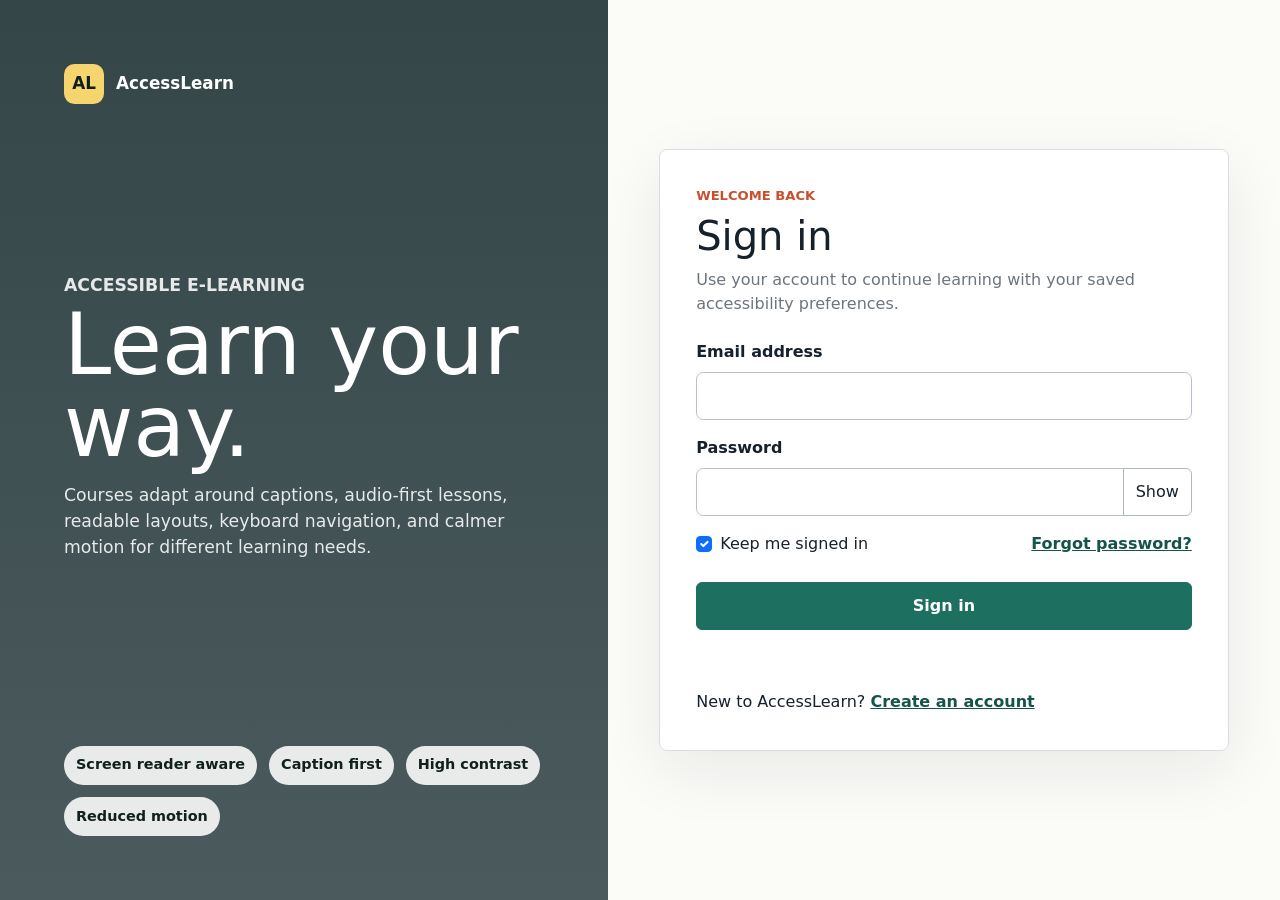
<file: frontend_backup/index.html>
<!doctype html>
<html lang="en">
<head>
  <meta charset="utf-8">
  <meta name="viewport" content="width=device-width, initial-scale=1">
  <title>AccessLearn</title>
  <meta http-equiv="refresh" content="0; url=login.html">
</head>
<body>
  <p><a href="login.html">Continue to AccessLearn</a></p>
</body>
</html>
</file>
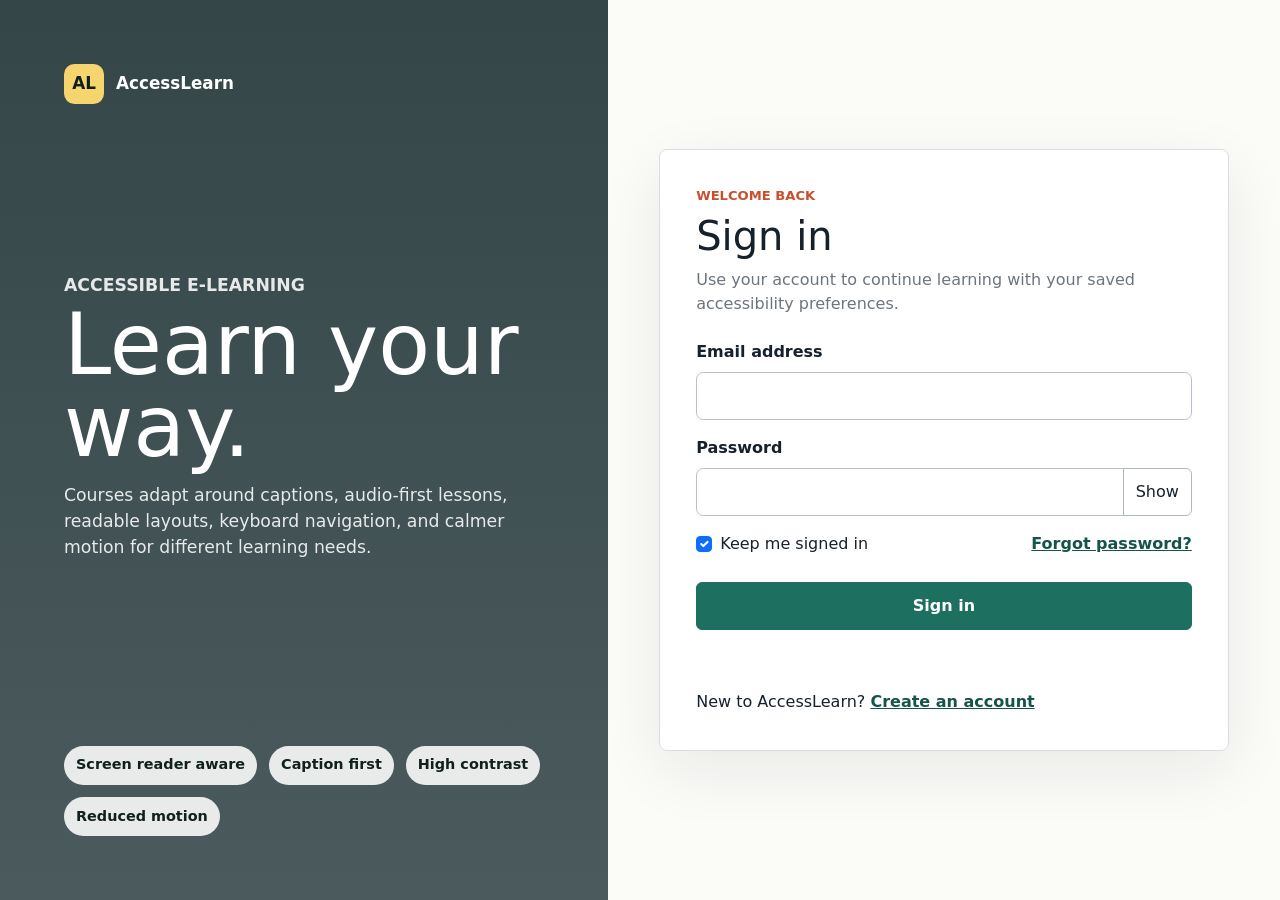
<file: frontend_backup/course.html>
<!doctype html>
<html lang="en">
<head>
  <meta charset="utf-8">
  <meta name="viewport" content="width=device-width, initial-scale=1">
  <title>Classroom | AccessLearn</title>
  <link href="https://cdn.jsdelivr.net/npm/bootstrap@5.3.3/dist/css/bootstrap.min.css" rel="stylesheet">
  <link rel="stylesheet" href="assets/styles.css">
  <style>
    .material-sidebar {
      border-right: 1px solid var(--line);
      min-height: calc(100vh - 80px);
    }
    .material-nav-item {
      padding: 0.85rem 1rem;
      border-radius: 8px;
      cursor: pointer;
      display: flex;
      align-items: center;
      justify-content: space-between;
      margin-bottom: 0.5rem;
      background: var(--panel);
      border: 1px solid var(--line);
      transition: all 0.2s ease;
    }
    .material-nav-item:hover, .material-nav-item.active {
      background: #edf3f1;
      border-color: var(--brand);
    }
    .classroom-viewport {
      padding: 2rem;
      min-height: calc(100vh - 80px);
    }
    .tts-controls {
      background: rgba(29, 111, 95, 0.08);
      border: 1px solid rgba(29, 111, 95, 0.2);
      border-radius: 8px;
      padding: 1rem;
      margin-bottom: 1.5rem;
    }
  </style>
</head>
<body class="dashboard-body">
  <a class="skip-link" href="#classroomContent">Skip to lesson content</a>
  
  <header class="topbar shadow-sm">
    <nav class="navbar navbar-expand-lg dashboard-main py-2" aria-label="Main navigation">
      <div class="container-fluid p-0 d-flex justify-content-between align-items-center">
        <a class="brand text-dark" href="dashboard.html">
          <span class="brand-mark" aria-hidden="true">AL</span>
          <span>AccessLearn</span>
        </a>
        <div class="d-flex align-items-center gap-3">
          <a class="btn btn-outline-secondary btn-sm" href="dashboard.html">← Back to Dashboard</a>
        </div>
      </div>
    </nav>
  </header>

  <div class="container-fluid">
    <div class="row">
      <!-- Sidebar Column -->
      <aside class="col-lg-3 p-3 bg-white material-sidebar">
        <div class="p-2 mb-3">
          <p class="eyebrow mb-1" id="courseCodeText">Course Code</p>
          <h1 class="h4 fw-bold mb-0 text-dark" id="courseTitleText">Loading Course...</h1>
        </div>
        <nav aria-label="Course lessons list">
          <h2 class="h6 px-2 text-secondary text-uppercase fw-bold mb-3" style="font-size:0.75rem; letter-spacing:0.05em;">Course Lessons</h2>
          <div id="materialList">
            <div class="text-center py-4">
              <div class="spinner-border spinner-border-sm text-secondary" role="status"></div>
            </div>
          </div>
        </nav>
      </aside>

      <!-- Main Classroom Pane -->
      <main id="classroomContent" class="col-lg-9 classroom-viewport">
        <!-- Default State -->
        <div id="defaultLessonView" class="text-center py-5 glass-card rounded-3 p-5" style="max-width:700px; margin: 4rem auto;">
          <span style="font-size:4rem;">📖</span>
          <h2 class="h3 fw-bold mt-3 mb-2">Welcome to your Adaptive Classroom</h2>
          <p class="text-secondary mb-0">Select any lesson from the sidebar menu on the left to display its contents. The layout will adapt automatically around your preferred accessibility options.</p>
        </div>

        <!-- Lesson Render Pane -->
        <div id="activeLessonView" style="display:none; max-width:850px; margin: 0 auto;">
          <div class="d-flex justify-content-between align-items-center mb-3">
            <h2 id="activeLessonTitle" class="h2 fw-bold text-dark mb-0">Lesson Title</h2>
            <div class="d-flex align-items-center gap-2">
              <span id="lessonTypeBadge" class="badge bg-secondary badge-a11y">Text</span>
            </div>
          </div>

          <!-- Text-to-Speech Voice Controller (Only shown for text content) -->
          <div id="ttsControlsPanel" class="tts-controls" style="display:none;">
            <div class="d-flex flex-wrap align-items-center justify-content-between gap-3">
              <div class="d-flex align-items-center gap-2">
                <span style="font-size:1.2rem;">🔊</span>
                <span class="fw-bold" style="color:var(--brand-dark);">Audio Reader (Text-to-Speech)</span>
              </div>
              <div class="d-flex align-items-center gap-2">
                <button class="btn btn-sm btn-primary" onclick="speakActiveLesson()">Play Read Aloud</button>
                <button class="btn btn-sm btn-outline-secondary" onclick="pauseActiveLesson()">Pause / Resume</button>
                <button class="btn btn-sm btn-outline-danger" onclick="stopActiveLesson()">Stop</button>
                <select id="ttsRateSelect" class="form-select form-select-sm" style="width:90px;" aria-label="Speech Speed">
                  <option value="0.75">0.75x speed</option>
                  <option value="1.0" selected>1.0x speed</option>
                  <option value="1.25">1.25x speed</option>
                  <option value="1.5">1.5x speed</option>
                  <option value="2.0">2.0x speed</option>
                </select>
              </div>
            </div>
          </div>

          <!-- Adaptive Content Frame -->
          <div id="lessonContentContainer" class="glass-card rounded-3 p-4 bg-white shadow-sm mb-4">
            <!-- Dynamic Content gets injected here -->
          </div>

          <!-- Progress Check-off Card -->
          <div class="card p-3 shadow-sm rounded-3 glass-card d-flex flex-row justify-content-between align-items-center mb-5">
            <div>
              <h3 class="h6 mb-0 fw-bold text-dark">Have you finished reading/viewing this lesson?</h3>
              <p class="mb-0 text-secondary small">Track your learning progress to help instructors verify completion.</p>
            </div>
            <div class="d-flex gap-2">
              <button class="btn btn-sm btn-outline-brand" id="markProgressBtn" onclick="toggleProgress()">Mark Completed ✅</button>
            </div>
          </div>
        </div>
      </main>
    </div>
  </div>

  <script src="assets/config.js"></script>
  <script src="assets/app.js"></script>
  <script>
    let courseId = null;
    let materialsList = [];
    let selectedMaterialId = null;
    let currentProgressMap = {};

    function initPage() {
      const params = new URLSearchParams(window.location.search);
      courseId = params.get("id");
      if (!courseId) {
        window.location.href = "dashboard.html";
        return;
      }
      
      loadCourseMetadata();
      loadCourseMaterials();
    }

    async function loadCourseMetadata() {
      try {
        const course = await api(`/courses/${courseId}`);
        document.getElementById("courseCodeText").textContent = course.course_code || "GEN-101";
        document.getElementById("courseTitleText").textContent = course.title;
        document.title = `${course.title} | AccessLearn Classroom`;
      } catch (error) {
        alert("Failed to load course details.");
      }
    }

    async function loadCourseMaterials() {
      const listEl = document.getElementById("materialList");
      try {
        // Fetch materials and student progress concurrently
        const [mats, prog] = await Promise.all([
          api(`/courses/${courseId}/materials`),
          api("/progress/me")
        ]);

        materialsList = mats;
        
        // Cache progress records map
        currentProgressMap = {};
        prog.forEach(p => {
          currentProgressMap[p.material_id] = p.status;
        });

        if (mats.length === 0) {
          listEl.innerHTML = `<div class="text-center py-4 text-secondary small">No lessons published yet.</div>`;
          return;
        }

        listEl.innerHTML = "";
        mats.forEach((m, idx) => {
          const item = document.createElement("div");
          const status = currentProgressMap[m.id] || "not_started";
          
          item.className = `material-nav-item ${selectedMaterialId === m.id ? 'active' : ''}`;
          item.id = `nav-item-${m.id}`;
          item.setAttribute("role", "button");
          item.setAttribute("tabindex", "0");
          item.onclick = () => selectMaterial(m.id);
          item.onkeydown = (e) => { if (e.key === "Enter" || e.key === " ") selectMaterial(m.id); };

          let typeIcon = "📄";
          if (m.material_type === "pdf") typeIcon = "📕";
          if (m.material_type === "audio") typeIcon = "🎧";
          if (m.material_type === "video") typeIcon = "🎥";

          let statusCheck = `<span style="opacity: 0.3;">○</span>`;
          if (status === "completed") {
            statusCheck = `<span class="text-success fw-bold">✓</span>`;
          } else if (status === "in_progress") {
            statusCheck = `<span class="text-warning fw-bold">⌛</span>`;
          }

          item.innerHTML = `
            <div class="d-flex align-items-center gap-2">
              <span>${typeIcon}</span>
              <span class="text-start" style="font-size:0.92rem; font-weight:700;">${escapeHtml(m.title)}</span>
            </div>
            <div>${statusCheck}</div>
          `;
          listEl.appendChild(item);
        });

      } catch (error) {
        listEl.innerHTML = `<div class="alert alert-danger p-2 small">${escapeHtml(error.message)}</div>`;
      }
    }

    function selectMaterial(id) {
      stopActiveLesson(); // Stop any reading TTS speech
      
      // Update visual tab selection states
      if (selectedMaterialId) {
        const prev = document.getElementById(`nav-item-${selectedMaterialId}`);
        if (prev) prev.classList.remove("active");
      }
      selectedMaterialId = id;
      const curr = document.getElementById(`nav-item-${selectedMaterialId}`);
      if (curr) curr.classList.add("active");

      const m = materialsList.find(x => x.id === id);
      if (!m) return;

      document.getElementById("defaultLessonView").style.display = "none";
      document.getElementById("activeLessonView").style.display = "block";
      
      document.getElementById("activeLessonTitle").textContent = m.title;
      document.getElementById("lessonTypeBadge").textContent = m.material_type.toUpperCase();
      
      // Update check button state
      const currentStatus = currentProgressMap[m.id] || "not_started";
      const markBtn = document.getElementById("markProgressBtn");
      if (currentStatus === "completed") {
        markBtn.textContent = "Completed ✓";
        markBtn.className = "btn btn-sm btn-success";
      } else {
        markBtn.textContent = "Mark Completed ✅";
        markBtn.className = "btn btn-sm btn-outline-brand";
      }

      // Track that student started/opened the lesson (mark in progress)
      if (currentStatus === "not_started") {
        updateProgressState("in_progress");
      }

      renderLessonContent(m);
    }

    async function renderLessonContent(m) {
      const container = document.getElementById("lessonContentContainer");
      const ttsPanel = document.getElementById("ttsControlsPanel");
      
      container.innerHTML = "";
      ttsPanel.style.display = "none";

      if (m.material_type === "text") {
        ttsPanel.style.display = "block";
        container.innerHTML = `
          <div id="textLessonContent" tabindex="0" class="lh-base" style="font-size: 1.15rem; outline: none; border: none;">
            ${escapeHtml(m.content_text || "").replaceAll("\n", "<br>")}
          </div>
        `;
        return;
      }

      if (m.material_type === "pdf") {
        container.innerHTML = `
          <div class="text-center p-3">
            <p class="mb-3">This lesson contains a PDF document. You can open it directly in a new window or view it below.</p>
            <a href="${escapeHtml(m.file_url)}" class="btn btn-outline-brand mb-4" target="_blank" rel="noopener">Open PDF in New Window</a>
            <iframe title="${escapeHtml(m.title)} PDF" src="${escapeHtml(m.file_url)}" style="width:100%; height:600px; border: 1px solid var(--line); border-radius:8px;"></iframe>
          </div>
        `;
        return;
      }

      if (m.material_type === "audio") {
        // Fetch accessibility tools
        let accItems = [];
        try {
          accItems = await api(`/materials/${m.id}/accessibility`);
        } catch {}
        const transcript = accItems.find(x => x.kind === "transcript");

        let accHtml = "";
        if (transcript) {
          accHtml = `
            <div class="card mt-4 glass-card">
              <div class="card-header bg-light"><strong>Audio Transcript</strong></div>
              <div class="card-body p-3" style="max-height: 250px; overflow-y: auto;">
                <p class="mb-0 text-secondary">${escapeHtml(transcript.content_text || "").replaceAll("\n", "<br>")}</p>
              </div>
            </div>
          `;
        } else {
          accHtml = `<div class="alert alert-light border mt-4 text-center text-muted small">No transcript provided for this audio resource.</div>`;
        }

        container.innerHTML = `
          <div class="p-3 text-center">
            <span style="font-size:3rem; display:block;" class="mb-3">🎧</span>
            <audio controls src="${escapeHtml(m.file_url)}" style="width:100%; max-width:600px;" class="mb-3"></audio>
            ${accHtml}
          </div>
        `;
        return;
      }

      if (m.material_type === "video") {
        let accItems = [];
        try {
          accItems = await api(`/materials/${m.id}/accessibility`);
        } catch {}

        const caption = accItems.find(x => x.kind === "captions");
        const transcript = accItems.find(x => x.kind === "transcript");
        const signLanguage = accItems.find(x => x.kind === "sign_language");

        let trackTag = "";
        if (caption && caption.file_url) {
          trackTag = `<track kind="captions" src="${escapeHtml(caption.file_url)}" srclang="en" label="English" default />`;
        }

        let accHtml = "";
        if (transcript) {
          accHtml += `
            <div class="card mt-3 glass-card text-start">
              <div class="card-header bg-light"><strong>Video Text Transcript</strong></div>
              <div class="card-body p-3" style="max-height: 200px; overflow-y: auto;">
                <p class="mb-0 text-secondary">${escapeHtml(transcript.content_text || "").replaceAll("\n", "<br>")}</p>
              </div>
            </div>
          `;
        }

        if (signLanguage && signLanguage.file_url) {
          accHtml += `
            <div class="alert alert-info mt-3 text-start">
              📺 <strong>Sign Language Resource Available:</strong> 
              <a href="${escapeHtml(signLanguage.file_url)}" target="_blank" rel="noopener">Open Sign Language Interpreter Video</a>
            </div>
          `;
        }

        container.innerHTML = `
          <div class="p-2 text-center">
            <div class="ratio ratio-16x9 mb-3" style="background:#000; border-radius:10px; overflow:hidden;">
              <video id="classroomVideoPlayer" controls class="w-100" style="object-fit: contain;">
                <source src="${escapeHtml(m.file_url)}" type="video/mp4">
                ${trackTag}
                Your browser does not support HTML5 video formats.
              </video>
            </div>
            ${accHtml}
          </div>
        `;
        return;
      }

      container.innerHTML = `<div class="text-center py-4 text-secondary">Unknown resource display wrapper.</div>`;
    }

    // Speech controls
    function speakActiveLesson() {
      const content = document.getElementById("textLessonContent");
      if (!content) return;
      
      const speed = parseFloat(document.getElementById("ttsRateSelect").value);
      
      // Select standard voice and call SpeechSynthesis
      speakText(content.innerText, (charIndex) => {
        if (charIndex === null) {
          // Reset highlights
          content.innerHTML = escapeHtml(content.innerText).replaceAll("\n", "<br>");
          return;
        }
        
        // Highlight word (visual feedback)
        highlightWordAt(content, charIndex);
      }, speed);
    }

    function highlightWordAt(el, index) {
      const fullText = el.innerText;
      
      // Find boundary
      let end = index;
      while (end < fullText.length && /\w/.test(fullText[end])) {
        end++;
      }
      
      const before = fullText.slice(0, index);
      const word = fullText.slice(index, end);
      const after = fullText.slice(end);

      el.innerHTML = escapeHtml(before).replaceAll("\n", "<br>") + 
                     `<span class="tts-highlight">${escapeHtml(word)}</span>` + 
                     escapeHtml(after).replaceAll("\n", "<br>");
    }

    function pauseActiveLesson() {
      pauseSpeaking();
    }

    function stopActiveLesson() {
      stopSpeaking();
      const content = document.getElementById("textLessonContent");
      if (content) {
        content.innerHTML = escapeHtml(content.innerText).replaceAll("\n", "<br>");
      }
    }

    // Progress updates
    async function toggleProgress() {
      const currentStatus = currentProgressMap[selectedMaterialId] || "not_started";
      const newStatus = currentStatus === "completed" ? "in_progress" : "completed";
      await updateProgressState(newStatus);
    }

    async function updateProgressState(status) {
      try {
        await api(`/materials/${selectedMaterialId}/progress`, {
          method: "PUT",
          body: { status }
        });
        currentProgressMap[selectedMaterialId] = status;
        
        // Refresh sidebar checklist UI
        loadCourseMaterials();
        
        // Update button
        const markBtn = document.getElementById("markProgressBtn");
        if (status === "completed") {
          markBtn.textContent = "Completed ✓";
          markBtn.className = "btn btn-sm btn-success";
        } else {
          markBtn.textContent = "Mark Completed ✅";
          markBtn.className = "btn btn-sm btn-outline-brand";
        }
      } catch (error) {
        console.error("Progress save failed:", error);
      }
    }

    window.onbeforeunload = () => {
      stopSpeaking();
    };

    initPage();
  </script>
</body>
</html>
</file>
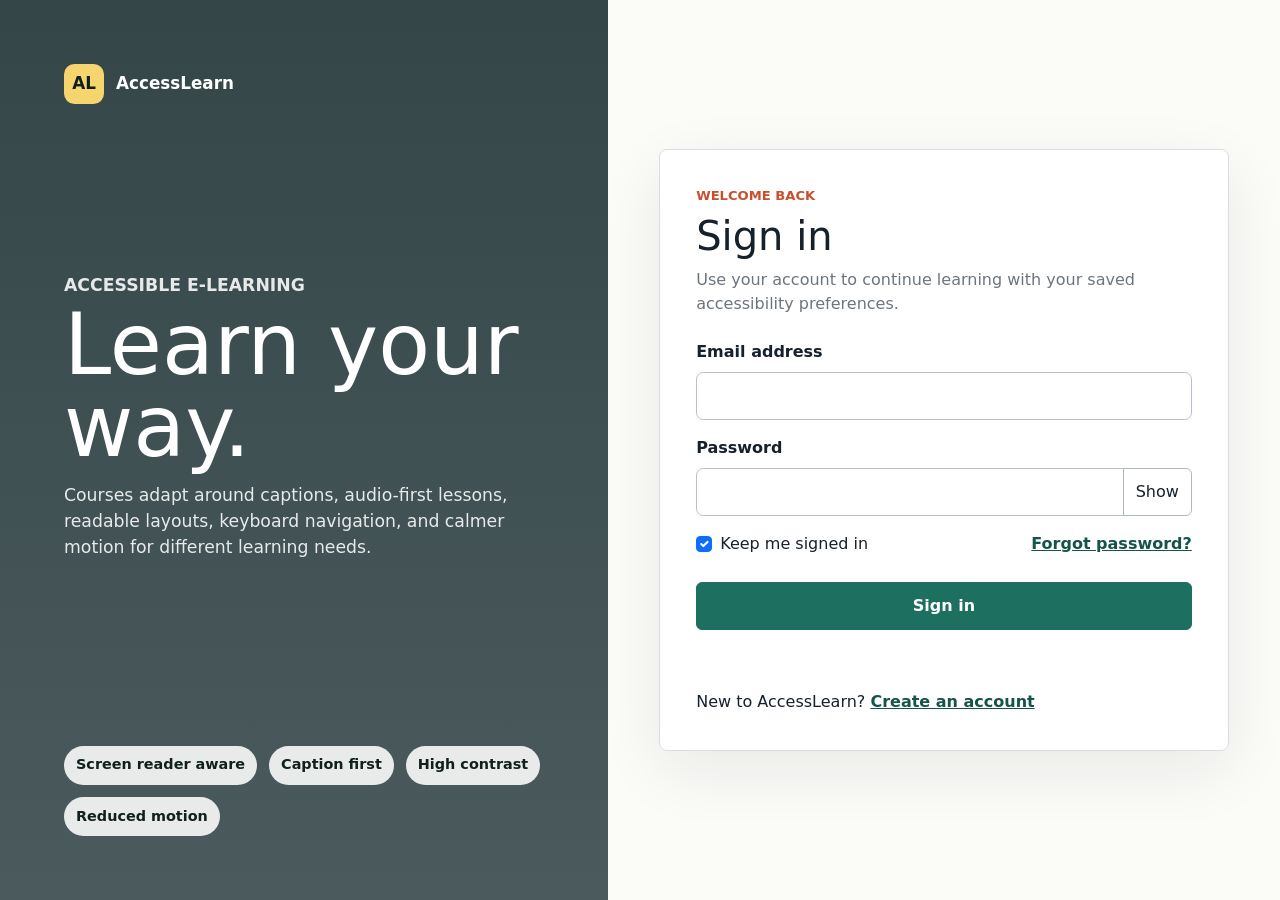
<file: frontend_backup/dashboard.html>
<!doctype html>
<html lang="en">
<head>
  <meta charset="utf-8">
  <meta name="viewport" content="width=device-width, initial-scale=1">
  <title>Dashboard | AccessLearn</title>
  <link href="https://cdn.jsdelivr.net/npm/bootstrap@5.3.3/dist/css/bootstrap.min.css" rel="stylesheet">
  <link rel="stylesheet" href="assets/styles.css">
</head>
<body class="dashboard-body">
  <a class="skip-link" href="#main">Skip to main content</a>
  
  <header class="topbar shadow-sm">
    <nav class="navbar navbar-expand-lg dashboard-main py-2" aria-label="Main navigation">
      <div class="container-fluid p-0 d-flex justify-content-between align-items-center">
        <a class="brand text-dark" href="dashboard.html">
          <span class="brand-mark" aria-hidden="true">AL</span>
          <span>AccessLearn</span>
        </a>
        <div class="d-flex align-items-center gap-3">
          <span id="navRoleBadge" class="badge bg-secondary badge-a11y" style="display:none;"></span>
          <a id="instructorLink" class="btn btn-sm btn-outline-brand text-decoration-none" href="instructor.html" style="display:none; font-weight:800; border: 1px solid var(--brand); color: var(--brand);">Instructor Studio</a>
          <button id="logoutBtn" class="btn btn-outline-secondary" type="button">Sign out</button>
        </div>
      </div>
    </nav>
  </header>

  <main id="main" class="dashboard-main container">
    <!-- Recommendation Banner -->
    <div id="recommendationBanner" class="alert recommended-pulse mt-4 p-4 rounded-3 glass-card" style="display:none; border-left: 5px solid var(--brand) !important;">
      <div class="d-flex align-items-start gap-3">
        <span style="font-size:1.8rem;">💡</span>
        <div>
          <h2 class="h5 mb-1" style="color:var(--brand-dark); font-weight:800;">Tailored for You</h2>
          <p id="recommendationText" class="mb-0 text-secondary"></p>
        </div>
      </div>
    </div>

    <!-- Hero Header -->
    <section class="dashboard-hero py-4" aria-labelledby="welcomeTitle">
      <div>
        <p class="eyebrow mb-1">Student workspace</p>
        <h1 id="welcomeTitle" class="fw-bold" style="color: var(--ink);">Welcome</h1>
        <p class="text-secondary mb-0">Your adaptive learning hub, prioritizing content formats matching your accessibility profiles.</p>
      </div>
      <div class="d-flex gap-2">
        <button class="btn btn-outline-secondary" type="button" onclick="toggleRuler()">🎚️ Toggle Ruler</button>
        <a class="btn btn-primary" href="#preferencesCard">Edit preferences</a>
      </div>
    </section>

    <div class="row g-4">
      <!-- Main Content Tabs -->
      <div class="col-lg-8">
        <!-- Dashboard Tabs -->
        <ul class="nav nav-pills mb-4" id="dashboardTabs" role="tablist">
          <li class="nav-item" role="presentation">
            <button class="nav-link active me-2" id="learning-tab" data-bs-toggle="pill" data-bs-target="#learningPane" type="button" role="tab" aria-controls="learningPane" aria-selected="true" style="font-weight:800;">My Learning</button>
          </li>
          <li class="nav-item" role="presentation">
            <button class="nav-link" id="catalog-tab" data-bs-toggle="pill" data-bs-target="#catalogPane" type="button" role="tab" aria-controls="catalogPane" aria-selected="false" style="font-weight:800;">Course Catalog</button>
          </li>
        </ul>

        <div class="tab-content" id="dashboardTabsContent">
          <!-- My Learning Pane -->
          <div class="tab-pane fade show active" id="learningPane" role="tabpanel" aria-labelledby="learning-tab">
            <div id="enrolledCoursesSection" class="row g-3">
              <div class="col-12 text-center py-5">
                <div class="spinner-border text-primary" role="status"><span class="visually-hidden">Loading...</span></div>
              </div>
            </div>
          </div>

          <!-- Catalog Pane -->
          <div class="tab-pane fade" id="catalogPane" role="tabpanel" aria-labelledby="catalog-tab">
            <div class="mb-4 d-flex gap-2">
              <input type="text" id="catalogSearch" class="form-control" placeholder="Search courses by title, code or description..." aria-label="Search courses">
              <button class="btn btn-secondary" type="button" onclick="loadCatalog()">Search</button>
            </div>
            <div id="catalogSection" class="row g-3">
              <!-- Catalog items dynamically populated here -->
            </div>
          </div>
        </div>
      </div>

      <!-- Sidebar Preferences -->
      <aside class="col-lg-4">
        <div id="preferencesCard" class="feature-item p-4 shadow-sm rounded-3 glass-card mb-4">
          <h2 class="h4 mb-3" style="font-weight:800; border-bottom: 2px solid var(--line); padding-bottom: 10px;">Accessibility Hub</h2>
          
          <form id="preferenceForm">
            <!-- Custom Dyslexia Tools -->
            <div class="mb-3">
              <div class="form-check form-switch">
                <input class="form-check-input" type="checkbox" role="switch" name="dyslexia_font" id="dashDyslexia">
                <label class="form-check-label" for="dashDyslexia" style="font-weight:800;">Dyslexia-friendly reading mode</label>
              </div>
              <div class="form-text mt-0 ms-4">Applies OpenDyslexic letters & enhanced text-spacing.</div>
            </div>

            <!-- Font size scale -->
            <div class="mb-3">
              <label class="form-label" for="dashFontSize">Text scale size</label>
              <select class="form-select" id="dashFontSize" name="font_size">
                <option value="sm">Small text</option>
                <option value="md">Standard size</option>
                <option value="lg">Large text</option>
                <option value="xl">Extra large text</option>
              </select>
            </div>

            <!-- Profile Checklist -->
            <fieldset class="mb-3">
              <legend class="h6 mb-2" style="font-weight:800;">Support profile</legend>
              <div class="form-check">
                <input class="form-check-input" type="checkbox" name="disability_profile" value="hearing" id="dashHearing">
                <label class="form-check-label" for="dashHearing">Deaf or hard of hearing</label>
              </div>
              <div class="form-check">
                <input class="form-check-input" type="checkbox" name="disability_profile" value="vision" id="dashVision">
                <label class="form-check-label" for="dashVision">Blind or low vision</label>
              </div>
              <div class="form-check">
                <input class="form-check-input" type="checkbox" name="disability_profile" value="mobility" id="dashMobility">
                <label class="form-check-label" for="dashMobility">Mobility support</label>
              </div>
              <div class="form-check">
                <input class="form-check-input" type="checkbox" name="disability_profile" value="cognitive" id="dashCognitive">
                <label class="form-check-label" for="dashCognitive">Cognitive or attention support</label>
              </div>
            </fieldset>

            <div class="mb-3">
              <label class="form-label" for="dashFormat">Preferred lesson format</label>
              <select class="form-select" id="dashFormat" name="preferred_format">
                <option value="mixed">Mixed formats</option>
                <option value="video">Video with captions</option>
                <option value="audio">Audio lessons</option>
                <option value="text">Readable text</option>
                <option value="visual">Visual summaries</option>
                <option value="interactive">Interactive practice</option>
              </select>
            </div>

            <!-- Extra Switches -->
            <div class="form-check form-switch">
              <input class="form-check-input" type="checkbox" role="switch" name="captions_required" id="dashCaptions">
              <label class="form-check-label" for="dashCaptions">Always show captions</label>
            </div>
            <div class="form-check form-switch">
              <input class="form-check-input" type="checkbox" role="switch" name="screen_reader_optimized" id="dashScreenReader">
              <label class="form-check-label" for="dashScreenReader">Optimize for screen readers</label>
            </div>
            <div class="form-check form-switch">
              <input class="form-check-input" type="checkbox" role="switch" name="high_contrast" id="dashContrast">
              <label class="form-check-label" for="dashContrast">Use high contrast</label>
            </div>
            <div class="form-check form-switch mb-3">
              <input class="form-check-input" type="checkbox" role="switch" name="reduce_motion" id="dashMotion">
              <label class="form-check-label" for="dashMotion">Reduce motion</label>
            </div>

            <button class="btn btn-primary w-100 mt-2" type="submit">Save preferences</button>
            <p data-status class="status" role="status" aria-live="polite"></p>
          </form>
        </div>
      </aside>
    </div>
  </main>

  <script src="https://cdn.jsdelivr.net/npm/bootstrap@5.3.3/dist/js/bootstrap.bundle.min.js"></script>
  <script src="assets/config.js"></script>
  <script src="assets/app.js"></script>
  <script>
    let coursesData = [];
    let isRulerActive = false;

    function toggleRuler() {
      isRulerActive = !isRulerActive;
      toggleReadingRuler(isRulerActive);
    }

    async function loadDashboard() {
      if (!getToken()) {
        window.location.href = "login.html";
        return;
      }

      try {
        const user = await api("/auth/me");
        localStorage.setItem(USER_KEY, JSON.stringify(user));
        applyAccessibility(user);
        
        document.getElementById("welcomeTitle").textContent = `Welcome, ${user.full_name}`;
        
        // Show role
        const roleBadge = document.getElementById("navRoleBadge");
        roleBadge.textContent = user.role.toUpperCase();
        roleBadge.className = `badge badge-a11y ${user.role === 'instructor' ? 'bg-danger' : 'bg-primary'}`;
        roleBadge.style.display = "inline-block";

        if (user.role === "instructor" || user.role === "admin") {
          document.getElementById("instructorLink").style.display = "inline-block";
        }
        
        fillPreferenceForm(user, document);

        // Recommend logic
        renderRecommendation(user);

        // Load courses
        await Promise.all([loadEnrolled(), loadCatalog()]);
      } catch (error) {
        console.error(error);
        clearSession();
        window.location.href = "login.html";
      }
    }

    function renderRecommendation(user) {
      const banner = document.getElementById("recommendationBanner");
      const text = document.getElementById("recommendationText");
      
      let recommendation = "";
      if (user.preferred_format === "video") {
        recommendation = "Since you prefer video-based lessons, our system flags courses with active subtitles and captions. Keep an eye out for courses with the <b>CAPTIONS</b> badge in the catalog.";
      } else if (user.preferred_format === "audio") {
        recommendation = "Since you prefer audio lessons, we highlight resources containing downloadable audio lectures or audio transcripts. Toggle the dyscalculia/accessibility reading mode for clean text summaries.";
      } else if (user.preferred_format === "text") {
        recommendation = "Since you prefer readable text layouts, you can use our <b>Read Aloud</b> Text-to-Speech voice synthesis or toggle the <b>Dyslexia-friendly font setting</b> to format all lessons instantly.";
      } else if (user.disability_profile.includes("vision")) {
        recommendation = "For blind or low vision layouts, we prioritize text descriptions for PDFs, audio transcripts, and have enabled keyboard focus highlight outlines across all actions.";
      } else if (user.disability_profile.includes("hearing")) {
        recommendation = "For hearing support, we ensure all modules recommend video captions or text transcripts. Look for courses with complete accessibility metadata.";
      }

      if (recommendation) {
        text.innerHTML = recommendation;
        banner.style.display = "block";
      } else {
        banner.style.display = "none";
      }
    }

    async function loadEnrolled() {
      const el = document.getElementById("enrolledCoursesSection");
      try {
        const enrolled = await api("/courses/enrolled");
        
        if (enrolled.length === 0) {
          el.innerHTML = `
            <div class="col-12 text-center py-5 glass-card rounded-3 p-4">
              <p class="text-secondary mb-3">You are not enrolled in any courses yet.</p>
              <button class="btn btn-outline-primary btn-sm" onclick="document.getElementById('catalog-tab').click()">Browse the Catalog</button>
            </div>
          `;
          return;
        }

        // Mock progress calculations for demo dashboard
        el.innerHTML = "";
        enrolled.forEach(c => {
          const col = document.createElement("div");
          col.className = "col-md-6";
          col.innerHTML = `
            <div class="card shadow-sm h-100 glass-card">
              <div class="card-body p-4 d-flex flex-direction-column justify-content-between">
                <div>
                  <div class="d-flex justify-content-between mb-2">
                    <span class="eyebrow">${escapeHtml(c.course_code || "GEN-101")}</span>
                    <span class="badge bg-success badge-a11y">Enrolled</span>
                  </div>
                  <h3 class="h5 card-title fw-bold text-dark">${escapeHtml(c.title)}</h3>
                  <p class="card-text text-secondary mb-4">${escapeHtml(c.description || "No course summary available.")}</p>
                </div>
                <div class="mt-auto">
                  <a href="course.html?id=${c.id}" class="btn btn-primary w-100">Enter Classroom</a>
                </div>
              </div>
            </div>
          `;
          el.appendChild(col);
        });
      } catch (error) {
        el.innerHTML = `<div class="col-12 alert alert-danger">Failed to load enrolled courses: ${escapeHtml(error.message)}</div>`;
      }
    }

    async function loadCatalog() {
      const el = document.getElementById("catalogSection");
      el.innerHTML = `
        <div class="col-12 text-center py-5">
          <div class="spinner-border text-primary" role="status"><span class="visually-hidden">Loading...</span></div>
        </div>
      `;

      try {
        const allCourses = await api("/courses");
        const enrolled = await api("/courses/enrolled");
        const enrolledIds = enrolled.map(e => e.id);
        
        coursesData = allCourses;
        const searchQuery = document.getElementById("catalogSearch").value.toLowerCase().trim();
        
        // Filter based on search
        const filtered = coursesData.filter(c => 
          c.title.toLowerCase().includes(searchQuery) || 
          (c.course_code || "").toLowerCase().includes(searchQuery) ||
          (c.description || "").toLowerCase().includes(searchQuery)
        );

        if (filtered.length === 0) {
          el.innerHTML = `<div class="col-12 text-center py-5 text-secondary">No courses found matching that search.</div>`;
          return;
        }

        el.innerHTML = "";
        filtered.forEach(c => {
          const isEnrolled = enrolledIds.includes(c.id);
          const col = document.createElement("div");
          col.className = "col-md-6";
          
          // Generate nice dynamic badges simulating metadata scans for catalog UI
          let tags = `<span class="badge badge-hearing badge-a11y">Text Transcript</span>`;
          if (c.id % 2 === 0) {
            tags += `<span class="badge badge-vision badge-a11y">Screen Reader OK</span>`;
            tags += `<span class="badge badge-cognitive badge-a11y">Video Captions</span>`;
          } else {
            tags += `<span class="badge badge-mobility badge-a11y">Keyboard Only</span>`;
          }

          col.innerHTML = `
            <div class="card shadow-sm h-100">
              <div class="card-body p-4 d-flex flex-direction-column justify-content-between">
                <div>
                  <div class="d-flex justify-content-between mb-2">
                    <span class="eyebrow">${escapeHtml(c.course_code || "GEN-101")}</span>
                    <span class="small text-secondary">A11y Verified</span>
                  </div>
                  <h3 class="h5 card-title fw-bold text-dark mb-2">${escapeHtml(c.title)}</h3>
                  <div class="mb-3">${tags}</div>
                  <p class="card-text text-secondary mb-4">${escapeHtml(c.description || "Learn this course adapted for multiple accessible learning paths.")}</p>
                </div>
                <div class="mt-auto">
                  ${isEnrolled 
                    ? `<button class="btn btn-outline-secondary w-100" disabled>Already Enrolled ✅</button>`
                    : `<button class="btn btn-outline-brand w-100" onclick="enrollCourse(${c.id}, this)">Enroll in Course</button>`
                  }
                </div>
              </div>
            </div>
          `;
          el.appendChild(col);
        });
      } catch (error) {
        el.innerHTML = `<div class="col-12 alert alert-danger">Failed to load catalog: ${escapeHtml(error.message)}</div>`;
      }
    }

    async function enrollCourse(courseId, btn) {
      btn.disabled = true;
      btn.textContent = "Enrolling...";
      try {
        await api(`/courses/${courseId}/enroll`, { method: "POST" });
        btn.className = "btn btn-outline-secondary w-100";
        btn.textContent = "Enrolled ✅";
        btn.disabled = true;
        
        // Refresh enrolled panel
        loadEnrolled();
      } catch (error) {
        alert(error.message);
        btn.disabled = false;
        btn.textContent = "Enroll in Course";
      }
    }

    document.getElementById("logoutBtn").addEventListener("click", () => {
      clearSession();
      window.location.href = "login.html";
    });

    document.getElementById("preferenceForm").addEventListener("submit", async (event) => {
      event.preventDefault();
      setStatus("Saving preferences...");
      try {
        const payload = collectPreferences(document.getElementById("preferenceForm"));
        const user = await api("/auth/preferences", {
          method: "PUT",
          body: payload,
        });
        localStorage.setItem(USER_KEY, JSON.stringify(user));
        applyAccessibility(user);
        renderRecommendation(user);
        setStatus("Preferences saved.", "success");
        setTimeout(() => setStatus(""), 3000);
      } catch (error) {
        setStatus(error.message, "error");
      }
    });

    loadDashboard();
  </script>
</body>
</html>
</file>
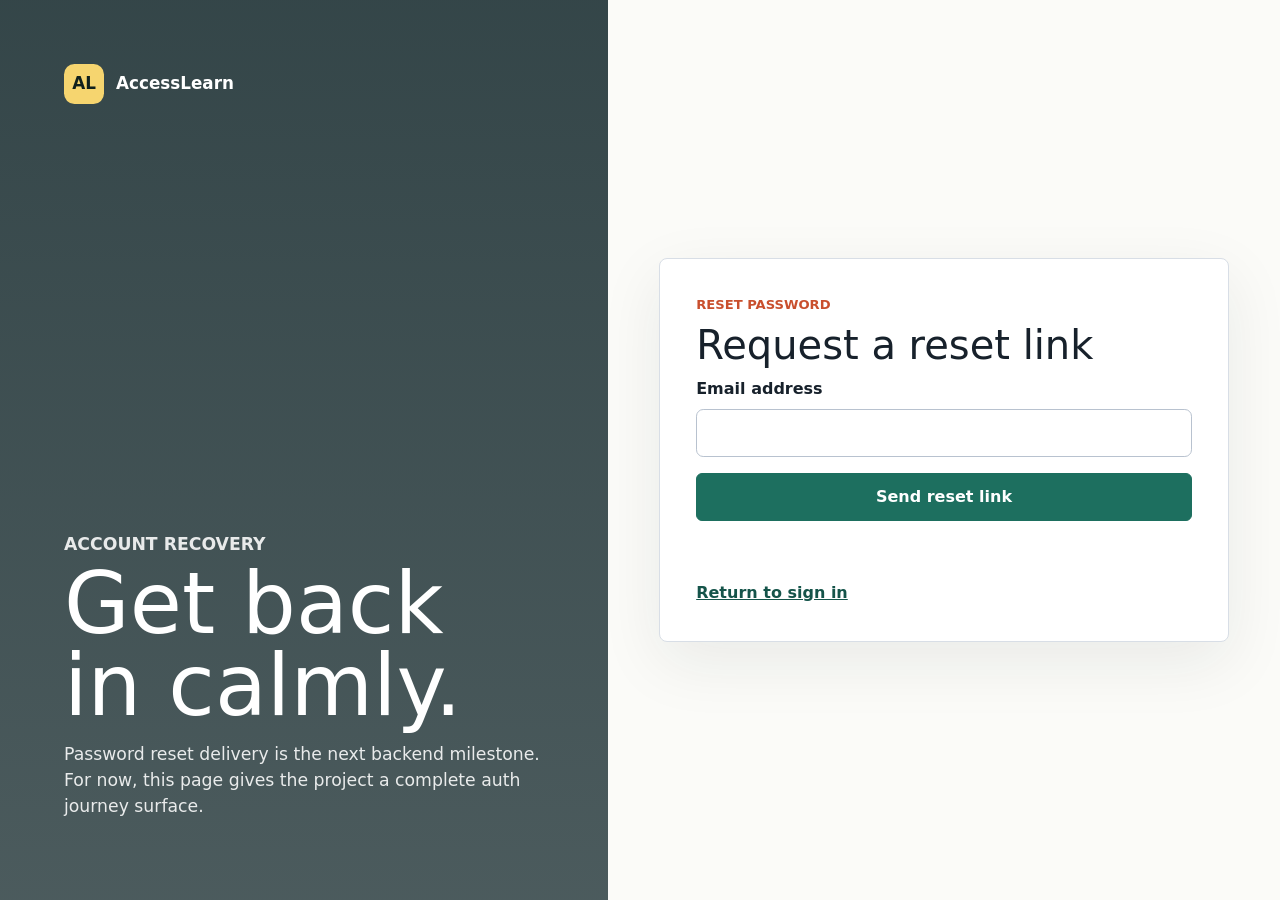
<file: frontend_backup/forgot-password.html>
<!doctype html>
<html lang="en">
<head>
  <meta charset="utf-8">
  <meta name="viewport" content="width=device-width, initial-scale=1">
  <title>Reset password | AccessLearn</title>
  <link href="https://cdn.jsdelivr.net/npm/bootstrap@5.3.3/dist/css/bootstrap.min.css" rel="stylesheet">
  <link rel="stylesheet" href="assets/styles.css">
</head>
<body>
  <main class="auth-shell">
    <section class="auth-intro" aria-label="Password help">
      <a class="brand" href="login.html" aria-label="AccessLearn home">
        <span class="brand-mark" aria-hidden="true">AL</span>
        <span>AccessLearn</span>
      </a>
      <div class="intro-copy">
        <p class="eyebrow">Account recovery</p>
        <h1>Get back in calmly.</h1>
        <p>Password reset delivery is the next backend milestone. For now, this page gives the project a complete auth journey surface.</p>
      </div>
    </section>

    <section class="auth-panel" aria-labelledby="reset-title">
      <div class="auth-card">
        <p class="eyebrow">Reset password</p>
        <h1 id="reset-title">Request a reset link</h1>
        <form id="resetForm">
          <div class="mb-3">
            <label class="form-label" for="email">Email address</label>
            <input class="form-control" id="email" type="email" autocomplete="email" required>
          </div>
          <button class="btn btn-primary w-100" type="submit">Send reset link</button>
          <p data-status class="status" role="status" aria-live="polite"></p>
        </form>
        <p class="mt-4 mb-0"><a href="login.html">Return to sign in</a></p>
      </div>
    </section>
  </main>

  <script src="assets/config.js"></script>
  <script src="assets/app.js"></script>
  <script>
    document.getElementById("resetForm").addEventListener("submit", (event) => {
      event.preventDefault();
      setStatus("Reset emails are not connected yet. Ask an administrator to reset your password.", "success");
    });
  </script>
</body>
</html>
</file>
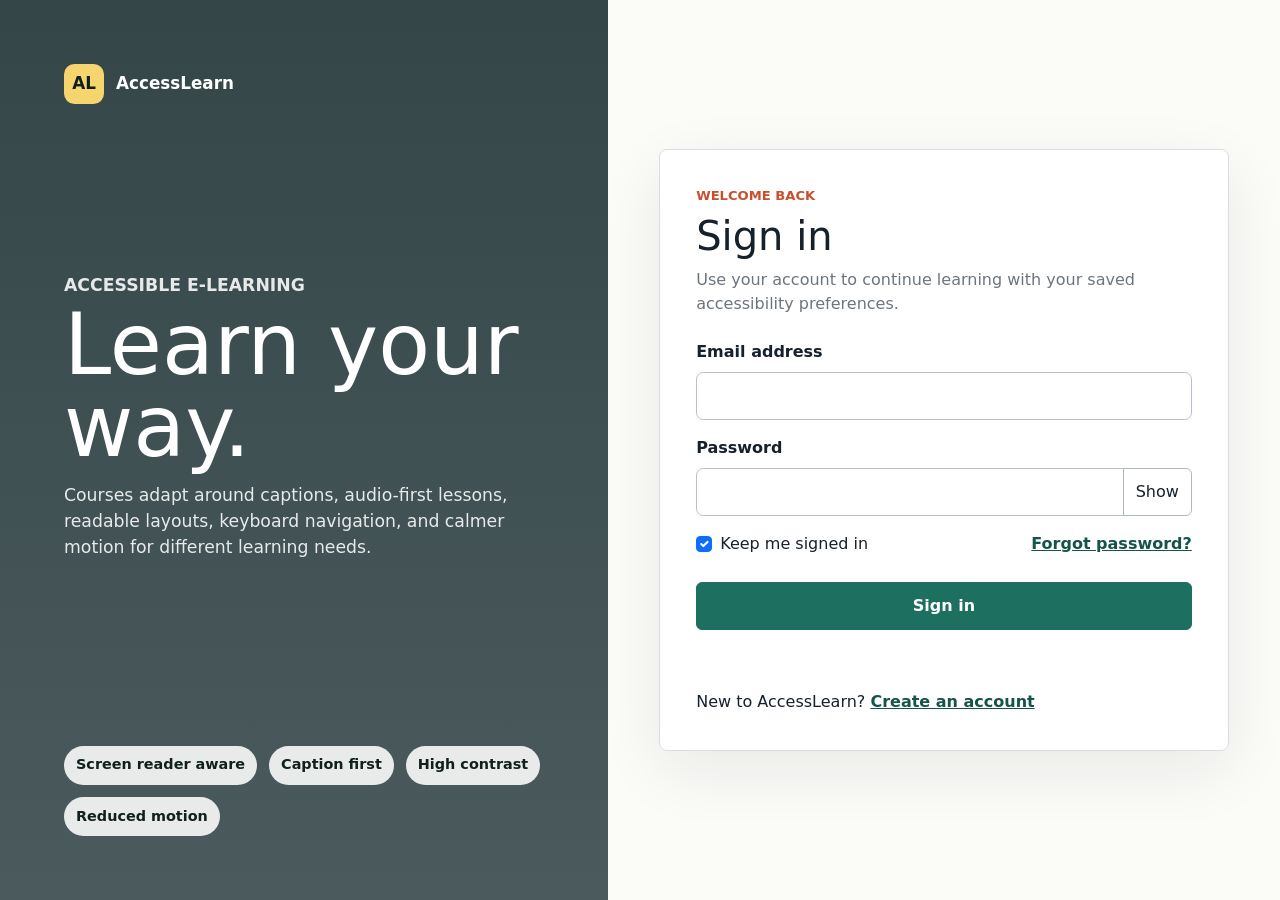
<file: frontend_backup/instructor.html>
<!doctype html>
<html lang="en">
<head>
  <meta charset="utf-8">
  <meta name="viewport" content="width=device-width, initial-scale=1">
  <title>Instructor Studio | AccessLearn</title>
  <link href="https://cdn.jsdelivr.net/npm/bootstrap@5.3.3/dist/css/bootstrap.min.css" rel="stylesheet">
  <link rel="stylesheet" href="assets/styles.css">
  <style>
    .instructor-sidebar {
      border-right: 1px solid var(--line);
      min-height: calc(100vh - 80px);
    }
    .studio-viewport {
      padding: 2rem;
      min-height: calc(100vh - 80px);
    }
    .course-nav-item {
      padding: 0.85rem 1rem;
      border-radius: 8px;
      cursor: pointer;
      display: flex;
      align-items: center;
      justify-content: space-between;
      margin-bottom: 0.5rem;
      background: var(--panel);
      border: 1px solid var(--line);
      transition: all 0.2s ease;
    }
    .course-nav-item:hover, .course-nav-item.active {
      background: #edf3f1;
      border-color: var(--brand);
    }
    .stat-tile {
      background: white;
      border: 1px solid var(--line);
      border-radius: 10px;
      padding: 1.5rem;
      text-align: center;
      box-shadow: 0 4px 12px rgba(0,0,0,0.02);
    }
  </style>
</head>
<body class="dashboard-body">
  <a class="skip-link" href="#studioContent">Skip to workspace</a>

  <header class="topbar shadow-sm">
    <nav class="navbar navbar-expand-lg dashboard-main py-2" aria-label="Main navigation">
      <div class="container-fluid p-0 d-flex justify-content-between align-items-center">
        <a class="brand text-dark" href="dashboard.html">
          <span class="brand-mark" aria-hidden="true">AL</span>
          <span>AccessLearn Studio</span>
        </a>
        <div class="d-flex align-items-center gap-3">
          <a class="btn btn-outline-secondary btn-sm" href="dashboard.html">← Student Portal</a>
        </div>
      </div>
    </nav>
  </header>

  <div class="container-fluid">
    <div class="row">
      <!-- Sidebar -->
      <aside class="col-lg-3 p-3 bg-white instructor-sidebar">
        <div class="d-flex justify-content-between align-items-center mb-3 px-2">
          <h2 class="h6 text-secondary text-uppercase fw-bold mb-0" style="font-size:0.75rem; letter-spacing:0.05em;">My Courses</h2>
          <button class="btn btn-sm btn-primary" data-bs-toggle="modal" data-bs-target="#createCourseModal">+ Create</button>
        </div>
        <nav aria-label="Created courses list" id="instructorCoursesList">
          <div class="text-center py-4">
            <div class="spinner-border spinner-border-sm text-secondary" role="status"></div>
          </div>
        </nav>
      </aside>

      <!-- Main Workspace -->
      <main id="studioContent" class="col-lg-9 studio-viewport">
        <!-- Default Studio Cockpit -->
        <div id="defaultStudioView">
          <h1 class="h2 fw-bold text-dark mb-4">Instructor Studio</h1>
          
          <!-- General Stats Cards -->
          <div class="row g-3 mb-5">
            <div class="col-md-4">
              <div class="stat-tile">
                <span class="d-block text-secondary small text-uppercase fw-bold mb-1">Total Courses</span>
                <span id="statTotalCourses" class="display-6 fw-bold text-dark" style="color: var(--brand) !important;">0</span>
              </div>
            </div>
            <div class="col-md-4">
              <div class="stat-tile">
                <span class="d-block text-secondary small text-uppercase fw-bold mb-1">Total Student Enrollments</span>
                <span id="statTotalStudents" class="display-6 fw-bold text-dark">0</span>
              </div>
            </div>
            <div class="col-md-4">
              <div class="stat-tile">
                <span class="d-block text-secondary small text-uppercase fw-bold mb-1">A11y Validated Items</span>
                <span id="statValidatedItems" class="display-6 fw-bold text-dark">0</span>
              </div>
            </div>
          </div>

          <div class="glass-card rounded-3 p-5 text-center bg-white shadow-sm" style="max-width: 600px; margin: 0 auto;">
            <span style="font-size:3.5rem;">🛠️</span>
            <h2 class="h4 fw-bold mt-3 mb-2">Build Adaptive Content</h2>
            <p class="text-secondary mb-0">Create new courses using the button in the sidebar or select an existing course to upload materials, configure accessibility tracks (captions, transcripts, SL links), and view learner progress reports.</p>
          </div>
        </div>

        <!-- Course Management Cockpit -->
        <div id="courseManagerView" style="display:none;">
          <div class="d-flex justify-content-between align-items-start mb-4 bg-white p-4 rounded-3 border shadow-sm">
            <div>
              <div class="d-flex align-items-center gap-2 mb-1">
                <span class="eyebrow" id="activeCourseCode">GEN-101</span>
                <span class="badge bg-secondary badge-a11y" id="activeCourseStatus">Draft</span>
              </div>
              <h1 class="h3 fw-bold text-dark mb-2" id="activeCourseTitle">Course Title</h1>
              <p class="text-secondary mb-0" id="activeCourseDesc">Description...</p>
            </div>
            <div class="d-flex gap-2">
              <button class="btn btn-outline-brand" id="publishToggleBtn" onclick="togglePublishStatus()">Publish Course</button>
              <button class="btn btn-outline-danger" onclick="deleteActiveCourse()">Delete Course</button>
            </div>
          </div>

          <!-- Course Cockpit Tab Controller -->
          <ul class="nav nav-tabs mb-4" id="courseManagementTabs" role="tablist">
            <li class="nav-item" role="presentation">
              <button class="nav-link active" id="materials-tab" data-bs-toggle="tab" data-bs-target="#materialsPane" type="button" role="tab" aria-controls="materialsPane" aria-selected="true" style="font-weight:800;">Curriculum Builder</button>
            </li>
            <li class="nav-item" role="presentation">
              <button class="nav-link" id="analytics-tab" data-bs-toggle="tab" data-bs-target="#analyticsPane" type="button" role="tab" aria-controls="analyticsPane" aria-selected="false" style="font-weight:800;" onclick="loadAnalytics()">Student Reports & Analytics</button>
            </li>
          </ul>

          <div class="tab-content" id="courseManagementTabsContent">
            <!-- Curriculum Pane -->
            <div class="tab-pane fade show active" id="materialsPane" role="tabpanel" aria-labelledby="materials-tab">
              <div class="d-flex justify-content-between align-items-center mb-3">
                <h3 class="h5 fw-bold text-dark mb-0">Lesson Materials</h3>
                <button class="btn btn-sm btn-outline-primary" data-bs-toggle="modal" data-bs-target="#addMaterialModal">+ Add Lesson Material</button>
              </div>
              <div id="courseMaterialsContainer" class="row g-3">
                <!-- Material items get listed here -->
              </div>
            </div>

            <!-- Student Reports Pane -->
            <div class="tab-pane fade" id="analyticsPane" role="tabpanel" aria-labelledby="analytics-tab">
              <div class="bg-white rounded-3 border p-4 shadow-sm">
                <h3 class="h5 fw-bold text-dark mb-3">Student Progress Reports</h3>
                <div class="table-responsive">
                  <table class="table align-middle" aria-label="Student progress statistics table">
                    <thead>
                      <tr>
                        <th scope="col">Student Name</th>
                        <th scope="col">Accessibility Preferences</th>
                        <th scope="col" class="text-center">Lessons Completed</th>
                        <th scope="col">Progress Outline</th>
                      </tr>
                    </thead>
                    <tbody id="studentAnalyticsTableBody">
                      <!-- Analytics rows populated dynamically -->
                    </tbody>
                  </table>
                </div>
              </div>
            </div>
          </div>
        </div>
      </main>
    </div>
  </div>

  <!-- Modal: Create Course -->
  <div class="modal fade" id="createCourseModal" tabindex="-1" aria-labelledby="createCourseModalLabel" aria-hidden="true">
    <div class="modal-dialog">
      <form id="createCourseForm" class="modal-content">
        <div class="modal-header">
          <h5 class="modal-title" id="createCourseModalLabel" style="font-weight:800;">Create New Course</h5>
          <button type="button" class="btn-close" data-bs-dismiss="modal" aria-label="Close"></button>
        </div>
        <div class="modal-body">
          <div class="mb-3">
            <label for="courseCode" class="form-label">Course Code</label>
            <input type="text" class="form-control" id="courseCode" placeholder="e.g. CSC-402" required>
          </div>
          <div class="mb-3">
            <label for="courseTitle" class="form-label">Course Title</label>
            <input type="text" class="form-control" id="courseTitle" placeholder="e.g. Accessible Web Design Principles" required>
          </div>
          <div class="mb-3">
            <label for="courseDesc" class="form-label">Description / Summary</label>
            <textarea class="form-control" id="courseDesc" rows="3" placeholder="Provide a brief summary of learning topics..."></textarea>
          </div>
        </div>
        <div class="modal-footer">
          <button type="button" class="btn btn-secondary" data-bs-dismiss="modal">Close</button>
          <button type="submit" class="btn btn-primary">Create Course</button>
        </div>
      </form>
    </div>
  </div>

  <!-- Modal: Add Lesson Material -->
  <div class="modal fade" id="addMaterialModal" tabindex="-1" aria-labelledby="addMaterialModalLabel" aria-hidden="true">
    <div class="modal-dialog modal-lg">
      <form id="addMaterialForm" class="modal-content">
        <div class="modal-header">
          <h5 class="modal-title" id="addMaterialModalLabel" style="font-weight:800;">Add Lesson Material</h5>
          <button type="button" class="btn-close" data-bs-dismiss="modal" aria-label="Close"></button>
        </div>
        <div class="modal-body">
          <div class="mb-3">
            <label for="materialTitle" class="form-label">Lesson Title</label>
            <input type="text" class="form-control" id="materialTitle" placeholder="e.g. Introduction to Screen Readers" required>
          </div>
          <div class="mb-3">
            <label for="materialType" class="form-label">Material Type</label>
            <select class="form-select" id="materialType" onchange="toggleMaterialInputFields()" required>
              <option value="text">Text Lesson</option>
              <option value="pdf">PDF Document Link</option>
              <option value="audio">Audio Resource Link</option>
              <option value="video">Video Resource Link</option>
            </select>
          </div>
          <!-- Text content block -->
          <div id="materialTextField" class="mb-3">
            <label for="materialContentText" class="form-label">Lesson Content Text</label>
            <textarea class="form-control" id="materialContentText" rows="6" placeholder="Write full text lesson here..."></textarea>
          </div>
          <!-- File URL block -->
          <div id="materialUrlField" class="mb-3" style="display:none;">
            <label for="materialFileUrl" class="form-label">Media File URL</label>
            <input type="url" class="form-control" id="materialFileUrl" placeholder="e.g. https://example.com/lecture.mp3">
            <div class="form-text">Provide the absolute web URL link of the PDF/Audio/Video document.</div>
          </div>
        </div>
        <div class="modal-footer">
          <button type="button" class="btn btn-secondary" data-bs-dismiss="modal">Close</button>
          <button type="submit" class="btn btn-primary">Add Material</button>
        </div>
      </form>
    </div>
  </div>

  <!-- Modal: Add Accessibility Track -->
  <div class="modal fade" id="addA11yTrackModal" tabindex="-1" aria-labelledby="addA11yTrackModalLabel" aria-hidden="true">
    <div class="modal-dialog">
      <form id="addA11yTrackForm" class="modal-content">
        <input type="hidden" id="a11yTrackMaterialId">
        <div class="modal-header">
          <h5 class="modal-title" id="addA11yTrackModalLabel" style="font-weight:800;">Add Accessibility Resource</h5>
          <button type="button" class="btn-close" data-bs-dismiss="modal" aria-label="Close"></button>
        </div>
        <div class="modal-body">
          <div class="mb-3">
            <label for="a11yTrackKind" class="form-label">Resource Type</label>
            <select class="form-select" id="a11yTrackKind" onchange="toggleA11yInputFields()" required>
              <option value="captions">Captions Track URL (VTT format)</option>
              <option value="transcript">Alternative Text Transcript</option>
              <option value="sign_language">Sign Language Interpreter Link (Video URL)</option>
            </select>
          </div>
          <div class="mb-3" id="a11yUrlGroup">
            <label for="a11yTrackUrl" class="form-label">Resource URL Link</label>
            <input type="url" class="form-control" id="a11yTrackUrl" placeholder="e.g. https://example.com/video-captions.vtt">
          </div>
          <div class="mb-3" id="a11yTextGroup" style="display:none;">
            <label for="a11yTrackText" class="form-label">Transcript Content</label>
            <textarea class="form-control" id="a11yTrackText" rows="5" placeholder="Write full text summary or transcript here..."></textarea>
          </div>
        </div>
        <div class="modal-footer">
          <button type="button" class="btn btn-secondary" data-bs-dismiss="modal">Close</button>
          <button type="submit" class="btn btn-primary">Save Track</button>
        </div>
      </form>
    </div>
  </div>

  <script src="https://cdn.jsdelivr.net/npm/bootstrap@5.3.3/dist/js/bootstrap.bundle.min.js"></script>
  <script src="assets/config.js"></script>
  <script src="assets/app.js"></script>
  <script>
    let activeCourseId = null;
    let myCourses = [];

    async function loadStudio() {
      if (!getToken()) {
        window.location.href = "login.html";
        return;
      }

      // Check role guard
      const user = cachedUser();
      if (user && user.role !== "instructor" && user.role !== "admin") {
        alert("Access Denied: Only instructors can access the Studio.");
        window.location.href = "dashboard.html";
        return;
      }
      
      applyAccessibility(user);
      loadInstructorCoursesList();
    }

    async function loadInstructorCoursesList() {
      const listEl = document.getElementById("instructorCoursesList");
      try {
        const courses = await api("/courses");
        myCourses = courses;
        
        // Update stats dashboard
        document.getElementById("statTotalCourses").textContent = courses.length;
        
        if (courses.length === 0) {
          listEl.innerHTML = `<div class="text-center py-4 text-secondary small">No courses created yet.</div>`;
          return;
        }

        listEl.innerHTML = "";
        courses.forEach(c => {
          const item = document.createElement("div");
          item.className = `course-nav-item ${activeCourseId === c.id ? 'active' : ''}`;
          item.id = `course-nav-${c.id}`;
          item.onclick = () => selectCourse(c.id);
          
          item.innerHTML = `
            <div class="d-flex flex-column text-start">
              <span class="eyebrow" style="font-size: 0.72rem;">${escapeHtml(c.course_code || "CSC-101")}</span>
              <strong class="text-dark" style="font-size:0.9rem;">${escapeHtml(c.title)}</strong>
            </div>
            <span class="badge ${c.is_published ? 'bg-success' : 'bg-secondary'} badge-a11y" style="font-size:0.7rem;">
              ${c.is_published ? 'LIVE' : 'DRAFT'}
            </span>
          `;
          listEl.appendChild(item);
        });

        // Loop overall dynamic counts (fake validation items counter for visual display)
        let totalValidatedItems = courses.length * 3;
        document.getElementById("statValidatedItems").textContent = totalValidatedItems;

      } catch (error) {
        listEl.innerHTML = `<div class="alert alert-danger p-2 small">${escapeHtml(error.message)}</div>`;
      }
    }

    function selectCourse(id) {
      if (activeCourseId) {
        const prev = document.getElementById(`course-nav-${activeCourseId}`);
        if (prev) prev.classList.remove("active");
      }
      activeCourseId = id;
      const curr = document.getElementById(`course-nav-${activeCourseId}`);
      if (curr) curr.classList.add("active");

      const course = myCourses.find(x => x.id === id);
      if (!course) return;

      document.getElementById("defaultStudioView").style.display = "none";
      document.getElementById("courseManagerView").style.display = "block";

      document.getElementById("activeCourseCode").textContent = course.course_code || "CSC-101";
      document.getElementById("activeCourseTitle").textContent = course.title;
      document.getElementById("activeCourseDesc").textContent = course.description || "";
      
      const statusBadge = document.getElementById("activeCourseStatus");
      statusBadge.textContent = course.is_published ? "Published" : "Draft";
      statusBadge.className = `badge ${course.is_published ? 'bg-success' : 'bg-secondary'} badge-a11y`;

      const pubBtn = document.getElementById("publishToggleBtn");
      pubBtn.textContent = course.is_published ? "Set Draft (Offline)" : "Publish Course (Live)";
      pubBtn.className = course.is_published ? "btn btn-outline-secondary" : "btn btn-outline-brand";

      // Reset tabs and load materials
      document.getElementById("materials-tab").click();
      loadCourseMaterials();
    }

    async function loadCourseMaterials() {
      const container = document.getElementById("courseMaterialsContainer");
      container.innerHTML = `<div class="text-center py-4"><div class="spinner-border text-secondary" role="status"></div></div>`;
      try {
        const mats = await api(`/courses/${activeCourseId}/materials`);
        if (mats.length === 0) {
          container.innerHTML = `
            <div class="col-12 text-center py-5 border rounded-3 bg-white p-4">
              <p class="text-secondary small mb-0">No lesson materials uploaded for this course yet.</p>
            </div>
          `;
          return;
        }

        container.innerHTML = "";
        for (const m of mats) {
          // Fetch linked accessibility items for badge display
          let acc = [];
          try {
            acc = await api(`/materials/${m.id}/accessibility`);
          } catch {}

          let accBadges = "";
          acc.forEach(a => {
            accBadges += `<span class="badge bg-light text-success border border-success badge-a11y" style="font-size:0.65rem;">+ ${a.kind.toUpperCase()}</span> `;
          });

          const div = document.createElement("div");
          div.className = "col-12";
          div.innerHTML = `
            <div class="card p-3 shadow-sm rounded-3 d-flex flex-row justify-content-between align-items-center bg-white border">
              <div>
                <div class="d-flex align-items-center gap-2 mb-1">
                  <span class="badge bg-secondary badge-a11y">${m.material_type.toUpperCase()}</span>
                  ${accBadges}
                </div>
                <h4 class="h6 fw-bold text-dark mb-0">${escapeHtml(m.title)}</h4>
                <p class="mb-0 text-muted small mt-1">${m.material_type === 'text' ? 'Interactive Text Reader Lesson' : escapeHtml(m.file_url)}</p>
              </div>
              <div class="d-flex gap-2">
                <button class="btn btn-sm btn-outline-success" onclick="openAddA11yModal(${m.id})">A11y Controls</button>
                <button class="btn btn-sm btn-outline-danger" onclick="deleteMaterialItem(${m.id})">Delete</button>
              </div>
            </div>
          `;
          container.appendChild(div);
        }
      } catch (error) {
        container.innerHTML = `<div class="col-12 alert alert-danger p-2 small">${escapeHtml(error.message)}</div>`;
      }
    }

    async function loadAnalytics() {
      const tbody = document.getElementById("studentAnalyticsTableBody");
      tbody.innerHTML = `<tr><td colspan="4" class="text-center py-4"><div class="spinner-border spinner-border-sm text-secondary" role="status"></div></td></tr>`;
      
      try {
        const summary = await api(`/courses/${activeCourseId}/progress-summary`);
        
        // Update stats tiles
        document.getElementById("statTotalStudents").textContent = summary.length;

        if (summary.length === 0) {
          tbody.innerHTML = `<tr><td colspan="4" class="text-center py-4 text-secondary small">No students enrolled in this course yet.</td></tr>`;
          return;
        }

        tbody.innerHTML = "";
        summary.forEach(row => {
          let a11yBadges = "";
          row.disability_profile.forEach(p => {
            a11yBadges += `<span class="badge badge-${p} badge-a11y">${p} support</span> `;
          });

          const tr = document.createElement("tr");
          tr.innerHTML = `
            <td>
              <div class="fw-bold">${escapeHtml(row.full_name)}</div>
              <span class="small text-secondary">${escapeHtml(row.email)}</span>
            </td>
            <td>${a11yBadges || '<span class="text-muted small">No specific needs flagged</span>'}</td>
            <td class="text-center fw-bold">${row.completed_materials} / ${row.total_materials}</td>
            <td style="width:250px;">
              <div class="d-flex align-items-center gap-2">
                <div class="progress w-100" style="height:6px;" aria-label="Progress bar">
                  <div class="progress-bar bg-success" role="progressbar" style="width: ${row.progress_percentage}%" aria-valuenow="${row.progress_percentage}" aria-valuemin="0" aria-valuemax="100"></div>
                </div>
                <span class="small fw-bold">${row.progress_percentage}%</span>
              </div>
            </td>
          `;
          tbody.appendChild(tr);
        });

      } catch (error) {
        tbody.innerHTML = `<tr><td colspan="4" class="alert alert-danger p-2 small">${escapeHtml(error.message)}</td></tr>`;
      }
    }

    async function togglePublishStatus() {
      const course = myCourses.find(x => x.id === activeCourseId);
      if (!course) return;

      const newStatus = !course.is_published;
      try {
        await api(`/courses/${activeCourseId}`, {
          method: "PUT",
          body: { is_published: newStatus }
        });
        course.is_published = newStatus;
        
        // Refresh and select again
        await loadInstructorCoursesList();
        selectCourse(activeCourseId);
      } catch (error) {
        alert(error.message);
      }
    }

    async function deleteActiveCourse() {
      if (!confirm("Are you sure you want to delete this course and all its learning materials? This action is irreversible.")) {
        return;
      }
      try {
        await api(`/courses/${activeCourseId}`, { method: "DELETE" });
        activeCourseId = null;
        
        // Reset studio UI
        document.getElementById("courseManagerView").style.display = "none";
        document.getElementById("defaultStudioView").style.display = "block";
        
        loadInstructorCoursesList();
      } catch (error) {
        alert(error.message);
      }
    }

    // Modal display toggles
    function toggleMaterialInputFields() {
      const type = document.getElementById("materialType").value;
      const textField = document.getElementById("materialTextField");
      const urlField = document.getElementById("materialUrlField");

      if (type === "text") {
        textField.style.display = "block";
        urlField.style.display = "none";
        document.getElementById("materialContentText").setAttribute("required", "true");
        document.getElementById("materialFileUrl").removeAttribute("required");
      } else {
        textField.style.display = "none";
        urlField.style.display = "block";
        document.getElementById("materialContentText").removeAttribute("required");
        document.getElementById("materialFileUrl").setAttribute("required", "true");
      }
    }

    function toggleA11yInputFields() {
      const kind = document.getElementById("a11yTrackKind").value;
      const urlGroup = document.getElementById("a11yUrlGroup");
      const textGroup = document.getElementById("a11yTextGroup");

      if (kind === "transcript") {
        urlGroup.style.display = "none";
        textGroup.style.display = "block";
        document.getElementById("a11yTrackText").setAttribute("required", "true");
        document.getElementById("a11yTrackUrl").removeAttribute("required");
      } else {
        urlGroup.style.display = "block";
        textGroup.style.display = "none";
        document.getElementById("a11yTrackUrl").setAttribute("required", "true");
        document.getElementById("a11yTrackText").removeAttribute("required");
      }
    }

    function openAddA11yModal(materialId) {
      document.getElementById("a11yTrackMaterialId").value = materialId;
      
      // Reset forms
      document.getElementById("a11yTrackKind").value = "captions";
      document.getElementById("a11yTrackUrl").value = "";
      document.getElementById("a11yTrackText").value = "";
      toggleA11yInputFields();
      
      const modal = new bootstrap.Modal(document.getElementById('addA11yTrackModal'));
      modal.show();
    }

    async function deleteMaterialItem(id) {
      if (!confirm("Are you sure you want to delete this lesson?")) return;
      try {
        await api(`/materials/${id}`, { method: "DELETE" });
        loadCourseMaterials();
      } catch (error) {
        alert(error.message);
      }
    }

    // Forms Submissions
    document.getElementById("createCourseForm").addEventListener("submit", async (event) => {
      event.preventDefault();
      try {
        const payload = {
          course_code: document.getElementById("courseCode").value.trim(),
          title: document.getElementById("courseTitle").value.trim(),
          description: document.getElementById("courseDesc").value.trim()
        };
        const course = await api("/courses", {
          method: "POST",
          body: payload
        });
        
        // Hide modal
        bootstrap.Modal.getInstance(document.getElementById("createCourseModal")).hide();
        
        // Reset forms
        document.getElementById("createCourseForm").reset();
        
        // Refresh sidebar
        await loadInstructorCoursesList();
        selectCourse(course.id);
      } catch (error) {
        alert(error.message);
      }
    });

    document.getElementById("addMaterialForm").addEventListener("submit", async (event) => {
      event.preventDefault();
      try {
        const type = document.getElementById("materialType").value;
        const payload = {
          title: document.getElementById("materialTitle").value.trim(),
          material_type: type,
          content_text: type === "text" ? document.getElementById("materialContentText").value : null,
          file_url: type !== "text" ? document.getElementById("materialFileUrl").value : null
        };
        
        await api(`/courses/${activeCourseId}/materials`, {
          method: "POST",
          body: payload
        });

        // Hide modal
        bootstrap.Modal.getInstance(document.getElementById("addMaterialModal")).hide();
        document.getElementById("addMaterialForm").reset();
        toggleMaterialInputFields();

        // Refresh materials list
        loadCourseMaterials();
      } catch (error) {
        alert(error.message);
      }
    });

    document.getElementById("addA11yTrackForm").addEventListener("submit", async (event) => {
      event.preventDefault();
      const materialId = document.getElementById("a11yTrackMaterialId").value;
      const kind = document.getElementById("a11yTrackKind").value;
      try {
        const payload = {
          kind,
          language: "en",
          file_url: kind !== "transcript" ? document.getElementById("a11yTrackUrl").value : null,
          content_text: kind === "transcript" ? document.getElementById("a11yTrackText").value : null
        };
        
        await api(`/materials/${materialId}/accessibility`, {
          method: "POST",
          body: payload
        });

        bootstrap.Modal.getInstance(document.getElementById("addA11yTrackModal")).hide();
        document.getElementById("addA11yTrackForm").reset();
        
        // Refresh curriculum viewer
        loadCourseMaterials();
      } catch (error) {
        alert(error.message);
      }
    });

    // Run setup
    loadStudio();
  </script>
</body>
</html>
</file>
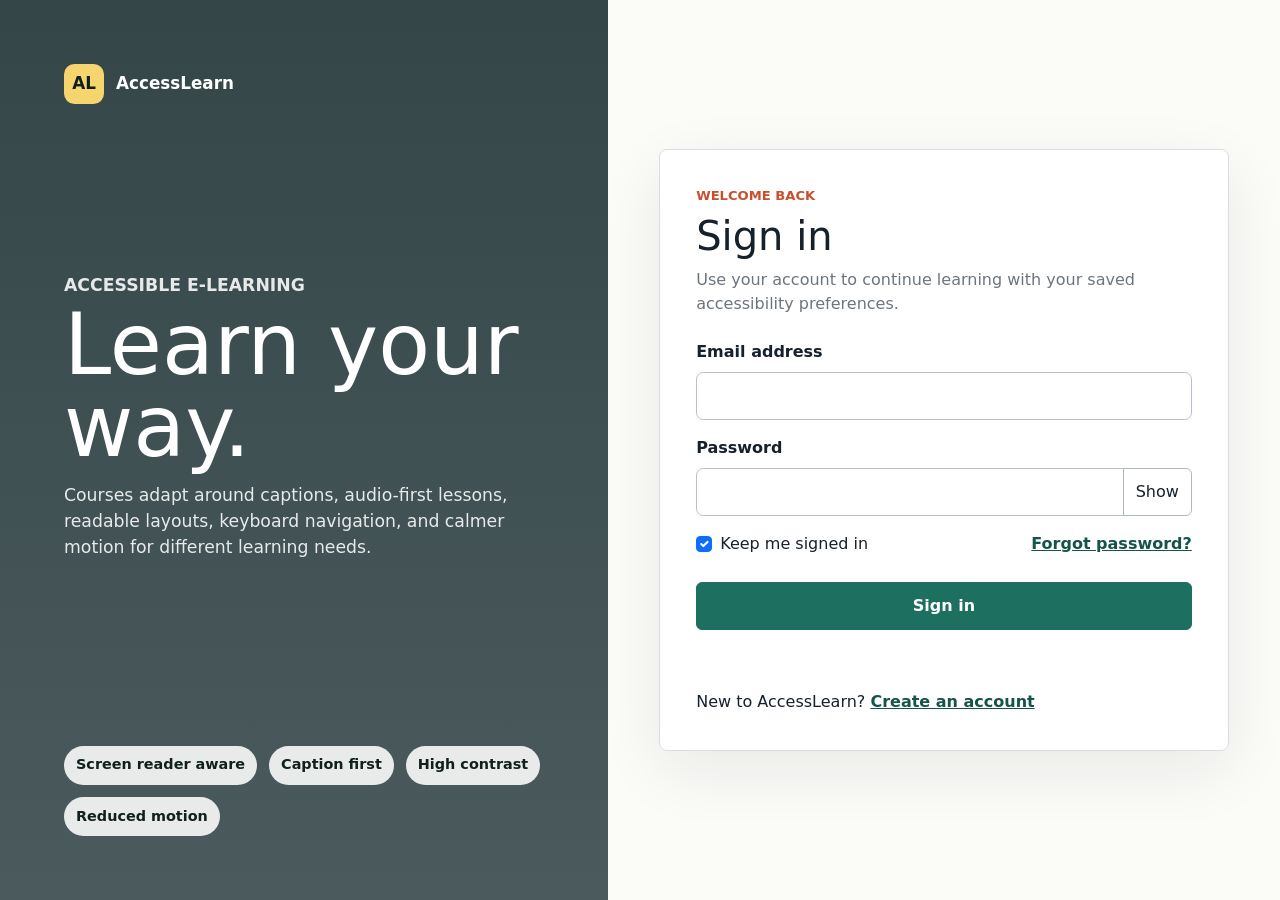
<file: frontend_backup/login.html>
<!doctype html>
<html lang="en">
<head>
  <meta charset="utf-8">
  <meta name="viewport" content="width=device-width, initial-scale=1">
  <title>Sign in | AccessLearn</title>
  <link href="https://cdn.jsdelivr.net/npm/bootstrap@5.3.3/dist/css/bootstrap.min.css" rel="stylesheet">
  <link rel="stylesheet" href="assets/styles.css">
</head>
<body>
  <a class="skip-link" href="#main">Skip to sign in form</a>
  <main id="main" class="auth-shell">
    <section class="auth-intro" aria-label="AccessLearn">
      <a class="brand" href="login.html" aria-label="AccessLearn home">
        <span class="brand-mark" aria-hidden="true">AL</span>
        <span>AccessLearn</span>
      </a>
      <div class="intro-copy">
        <p class="eyebrow">Accessible e-learning</p>
        <h1>Learn your way.</h1>
        <p>Courses adapt around captions, audio-first lessons, readable layouts, keyboard navigation, and calmer motion for different learning needs.</p>
      </div>
      <ul class="access-pills" aria-label="Supported accessibility options">
        <li>Screen reader aware</li>
        <li>Caption first</li>
        <li>High contrast</li>
        <li>Reduced motion</li>
      </ul>
    </section>

    <section class="auth-panel" aria-labelledby="login-title">
      <div class="auth-card">
        <p class="eyebrow">Welcome back</p>
        <h2 id="login-title" class="h1 mb-2">Sign in</h2>
        <p class="text-secondary mb-4">Use your account to continue learning with your saved accessibility preferences.</p>

        <form id="loginForm" novalidate>
          <div class="mb-3">
            <label class="form-label" for="email">Email address</label>
            <input class="form-control" id="email" name="email" type="email" autocomplete="email" required>
          </div>

          <div class="mb-3">
            <label class="form-label" for="password">Password</label>
            <div class="input-group">
              <input class="form-control" id="password" name="password" type="password" autocomplete="current-password" required>
              <button class="btn btn-outline-secondary" type="button" data-toggle-password="password" aria-pressed="false">Show</button>
            </div>
          </div>

          <div class="d-flex flex-wrap justify-content-between gap-2 mb-4">
            <div class="form-check">
              <input class="form-check-input" type="checkbox" id="remember" checked>
              <label class="form-check-label" for="remember">Keep me signed in</label>
            </div>
            <a href="forgot-password.html">Forgot password?</a>
          </div>

          <button class="btn btn-primary w-100" type="submit">Sign in</button>
          <p data-status class="status" role="status" aria-live="polite"></p>
        </form>

        <p class="mt-4 mb-0">New to AccessLearn? <a href="register.html">Create an account</a></p>
      </div>
    </section>
  </main>

  <script src="assets/config.js"></script>
  <script src="assets/app.js"></script>
  <script>
    document.getElementById("loginForm").addEventListener("submit", async (event) => {
      event.preventDefault();
      setStatus("Signing you in...");
      try {
        const data = await api("/auth/login", {
          method: "POST",
          auth: false,
          body: {
            email: document.getElementById("email").value.trim(),
            password: document.getElementById("password").value,
          },
        });
        setSession(data.access_token, data.user);
        window.location.href = "dashboard.html";
      } catch (error) {
        setStatus(error.message, "error");
      }
    });
  </script>
</body>
</html>
</file>
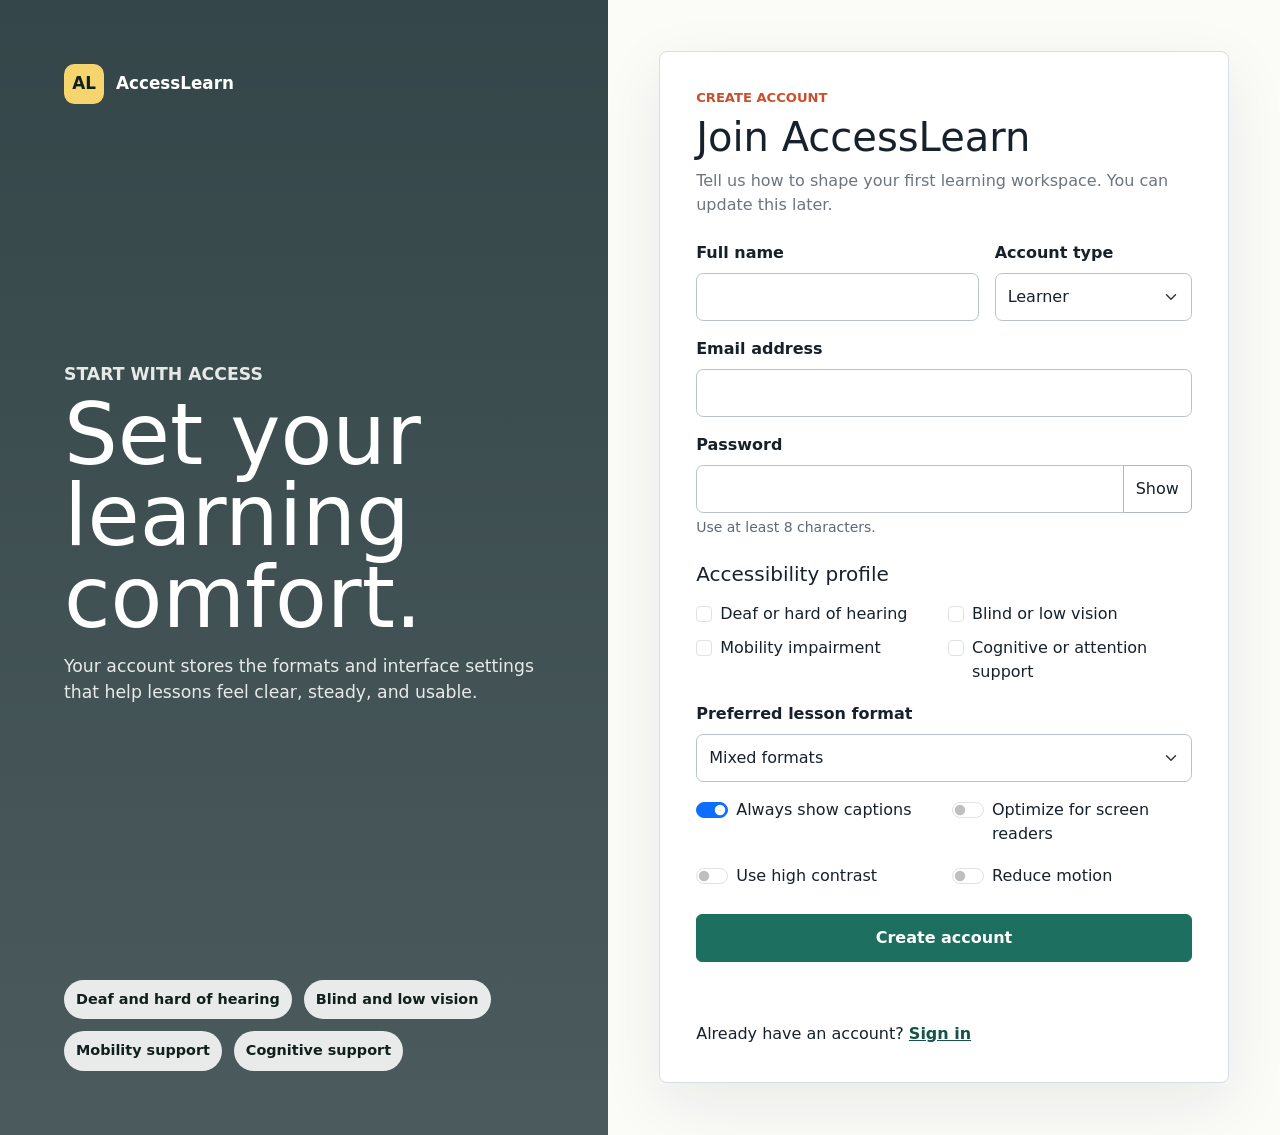
<file: frontend_backup/register.html>
<!doctype html>
<html lang="en">
<head>
  <meta charset="utf-8">
  <meta name="viewport" content="width=device-width, initial-scale=1">
  <title>Create account | AccessLearn</title>
  <link href="https://cdn.jsdelivr.net/npm/bootstrap@5.3.3/dist/css/bootstrap.min.css" rel="stylesheet">
  <link rel="stylesheet" href="assets/styles.css">
</head>
<body>
  <a class="skip-link" href="#main">Skip to registration form</a>
  <main id="main" class="auth-shell">
    <section class="auth-intro" aria-label="AccessLearn">
      <a class="brand" href="login.html" aria-label="AccessLearn home">
        <span class="brand-mark" aria-hidden="true">AL</span>
        <span>AccessLearn</span>
      </a>
      <div class="intro-copy">
        <p class="eyebrow">Start with access</p>
        <h1>Set your learning comfort.</h1>
        <p>Your account stores the formats and interface settings that help lessons feel clear, steady, and usable.</p>
      </div>
      <ul class="access-pills" aria-label="Learning support options">
        <li>Deaf and hard of hearing</li>
        <li>Blind and low vision</li>
        <li>Mobility support</li>
        <li>Cognitive support</li>
      </ul>
    </section>

    <section class="auth-panel" aria-labelledby="register-title">
      <div class="auth-card">
        <p class="eyebrow">Create account</p>
        <h2 id="register-title" class="h1 mb-2">Join AccessLearn</h2>
        <p class="text-secondary mb-4">Tell us how to shape your first learning workspace. You can update this later.</p>

        <form id="registerForm" novalidate>
          <div class="row g-3">
            <div class="col-md-7">
              <label class="form-label" for="fullName">Full name</label>
              <input class="form-control" id="fullName" name="full_name" autocomplete="name" required minlength="2">
            </div>
            <div class="col-md-5">
              <label class="form-label" for="role">Account type</label>
              <select class="form-select" id="role" name="role">
                <option value="learner">Learner</option>
                <option value="instructor">Instructor</option>
                <option value="support">Support staff</option>
              </select>
            </div>
            <div class="col-12">
              <label class="form-label" for="email">Email address</label>
              <input class="form-control" id="email" name="email" type="email" autocomplete="email" required>
            </div>
            <div class="col-12">
              <label class="form-label" for="password">Password</label>
              <div class="input-group">
                <input class="form-control" id="password" name="password" type="password" autocomplete="new-password" required minlength="8" aria-describedby="passwordHelp">
                <button class="btn btn-outline-secondary" type="button" data-toggle-password="password" aria-pressed="false">Show</button>
              </div>
              <div id="passwordHelp" class="form-text">Use at least 8 characters.</div>
            </div>
          </div>

          <fieldset class="mt-4">
            <legend class="h5">Accessibility profile</legend>
            <div class="row g-2">
              <div class="col-sm-6">
                <div class="form-check">
                  <input class="form-check-input" type="checkbox" name="disability_profile" value="hearing" id="hearing">
                  <label class="form-check-label" for="hearing">Deaf or hard of hearing</label>
                </div>
              </div>
              <div class="col-sm-6">
                <div class="form-check">
                  <input class="form-check-input" type="checkbox" name="disability_profile" value="vision" id="vision">
                  <label class="form-check-label" for="vision">Blind or low vision</label>
                </div>
              </div>
              <div class="col-sm-6">
                <div class="form-check">
                  <input class="form-check-input" type="checkbox" name="disability_profile" value="mobility" id="mobility">
                  <label class="form-check-label" for="mobility">Mobility impairment</label>
                </div>
              </div>
              <div class="col-sm-6">
                <div class="form-check">
                  <input class="form-check-input" type="checkbox" name="disability_profile" value="cognitive" id="cognitive">
                  <label class="form-check-label" for="cognitive">Cognitive or attention support</label>
                </div>
              </div>
            </div>
          </fieldset>

          <div class="mt-3">
            <label class="form-label" for="preferredFormat">Preferred lesson format</label>
            <select class="form-select" id="preferredFormat" name="preferred_format">
              <option value="mixed">Mixed formats</option>
              <option value="video">Video with captions</option>
              <option value="audio">Audio lessons</option>
              <option value="text">Readable text</option>
              <option value="visual">Visual summaries</option>
              <option value="interactive">Interactive practice</option>
            </select>
          </div>

          <div class="preference-grid mt-3">
            <div class="form-check form-switch">
              <input class="form-check-input" type="checkbox" role="switch" name="captions_required" id="captions" checked>
              <label class="form-check-label" for="captions">Always show captions</label>
            </div>
            <div class="form-check form-switch">
              <input class="form-check-input" type="checkbox" role="switch" name="screen_reader_optimized" id="screenReader">
              <label class="form-check-label" for="screenReader">Optimize for screen readers</label>
            </div>
            <div class="form-check form-switch">
              <input class="form-check-input" type="checkbox" role="switch" name="high_contrast" id="contrast">
              <label class="form-check-label" for="contrast">Use high contrast</label>
            </div>
            <div class="form-check form-switch">
              <input class="form-check-input" type="checkbox" role="switch" name="reduce_motion" id="motion">
              <label class="form-check-label" for="motion">Reduce motion</label>
            </div>
          </div>

          <button class="btn btn-primary w-100 mt-4" type="submit">Create account</button>
          <p data-status class="status" role="status" aria-live="polite"></p>
        </form>

        <p class="mt-4 mb-0">Already have an account? <a href="login.html">Sign in</a></p>
      </div>
    </section>
  </main>

  <script src="assets/config.js"></script>
  <script src="assets/app.js"></script>
  <script>
    document.getElementById("registerForm").addEventListener("submit", async (event) => {
      event.preventDefault();
      setStatus("Creating your account...");
      try {
        const payload = {
          full_name: document.getElementById("fullName").value.trim(),
          email: document.getElementById("email").value.trim(),
          password: document.getElementById("password").value,
          role: document.getElementById("role").value,
          ...collectPreferences(document),
        };
        const data = await api("/auth/register", {
          method: "POST",
          auth: false,
          body: payload,
        });
        setSession(data.access_token, data.user);
        window.location.href = "dashboard.html";
      } catch (error) {
        setStatus(error.message, "error");
      }
    });
  </script>
</body>
</html>
</file>
<file: frontend_backup/assets/styles.css>
:root {
  --ink: #17212b;
  --muted: #5d6978;
  --paper: #fbfbf8;
  --panel: #ffffff;
  --line: #d8dee6;
  --brand: #1d6f5f;
  --brand-dark: #15544a;
  --accent: #c94f2d;
  --focus: #ffbf47;
}

* {
  box-sizing: border-box;
}

body {
  min-height: 100vh;
  color: var(--ink);
  background: var(--paper);
  font-family: Inter, system-ui, -apple-system, BlinkMacSystemFont, "Segoe UI", sans-serif;
}

a {
  color: var(--brand-dark);
  font-weight: 700;
}

a:focus-visible,
button:focus-visible,
input:focus-visible,
select:focus-visible {
  outline: 4px solid var(--focus);
  outline-offset: 3px;
}

.skip-link {
  position: absolute;
  left: 1rem;
  top: -5rem;
  z-index: 10;
  padding: .75rem 1rem;
  color: #000;
  background: var(--focus);
  border-radius: .5rem;
}

.skip-link:focus {
  top: 1rem;
}

.auth-shell {
  min-height: 100vh;
  display: grid;
  grid-template-columns: minmax(320px, 0.95fr) minmax(360px, 1.05fr);
}

.auth-intro {
  display: flex;
  flex-direction: column;
  justify-content: space-between;
  gap: 3rem;
  padding: clamp(2rem, 5vw, 4.5rem);
  color: #fff;
  background:
    linear-gradient(rgba(14, 35, 39, .84), rgba(14, 35, 39, .74)),
    url("https://images.unsplash.com/photo-1522202176988-66273c2fd55f?auto=format&fit=crop&w=1400&q=80") center/cover;
}

.brand {
  display: inline-flex;
  align-items: center;
  gap: .75rem;
  color: inherit;
  text-decoration: none;
  font-size: 1.05rem;
  font-weight: 800;
}

.brand-mark {
  display: grid;
  width: 2.5rem;
  height: 2.5rem;
  place-items: center;
  color: #10201d;
  background: #f6d56f;
  border-radius: .65rem;
  font-weight: 900;
}

.intro-copy {
  max-width: 42rem;
}

.intro-copy h1 {
  max-width: 11ch;
  margin-bottom: 1rem;
  font-size: clamp(2.5rem, 7vw, 5.3rem);
  line-height: .96;
}

.intro-copy p {
  max-width: 34rem;
  font-size: 1.08rem;
  color: rgba(255, 255, 255, .88);
}

.access-pills {
  display: flex;
  flex-wrap: wrap;
  gap: .75rem;
  padding: 0;
  margin: 0;
  list-style: none;
}

.access-pills li {
  padding: .55rem .75rem;
  color: #10201d;
  background: rgba(255, 255, 255, .88);
  border-radius: 999px;
  font-size: .9rem;
  font-weight: 800;
}

.auth-panel {
  display: flex;
  align-items: center;
  justify-content: center;
  padding: clamp(1.25rem, 4vw, 4rem);
}

.auth-card {
  width: min(100%, 42rem);
  padding: clamp(1.25rem, 4vw, 2.25rem);
  background: var(--panel);
  border: 1px solid var(--line);
  border-radius: .5rem;
  box-shadow: 0 1.25rem 4rem rgba(23, 33, 43, .08);
}

.eyebrow {
  margin-bottom: .35rem;
  color: var(--accent);
  font-size: .82rem;
  font-weight: 900;
  letter-spacing: 0;
  text-transform: uppercase;
}

.form-label {
  color: var(--ink);
  font-weight: 800;
}

.form-control,
.form-select {
  min-height: 3rem;
  color: var(--ink);
  border-color: #b8c2cf;
  border-radius: .45rem;
}

.form-text {
  color: var(--muted);
}

.btn-primary {
  --bs-btn-bg: var(--brand);
  --bs-btn-border-color: var(--brand);
  --bs-btn-hover-bg: var(--brand-dark);
  --bs-btn-hover-border-color: var(--brand-dark);
  --bs-btn-active-bg: var(--brand-dark);
  --bs-btn-active-border-color: var(--brand-dark);
  min-height: 3rem;
  font-weight: 800;
}

.btn-outline-secondary {
  --bs-btn-color: var(--ink);
  --bs-btn-border-color: #aeb8c5;
  --bs-btn-hover-bg: #edf3f1;
  --bs-btn-hover-color: var(--ink);
}

.status {
  min-height: 1.5rem;
  margin: .75rem 0 0;
  font-weight: 700;
}

.status.error {
  color: #a22c21;
}

.status.success {
  color: var(--brand-dark);
}

.dashboard-body {
  background: #f4f1ea;
}

.topbar {
  background: #fff;
  border-bottom: 1px solid var(--line);
}

.dashboard-main {
  width: min(1120px, calc(100% - 2rem));
  margin: 0 auto;
  padding: 2rem 0 4rem;
}

.dashboard-hero {
  display: grid;
  grid-template-columns: 1fr auto;
  gap: 1rem;
  align-items: center;
  padding: 1.5rem 0 2rem;
}

.preference-grid {
  display: grid;
  grid-template-columns: repeat(2, minmax(0, 1fr));
  gap: 1rem;
}

.feature-list {
  display: grid;
  gap: .85rem;
}

.feature-item {
  padding: 1rem;
  background: #fff;
  border: 1px solid var(--line);
  border-radius: .5rem;
}

.high-contrast {
  --ink: #030303;
  --muted: #1f1f1f;
  --paper: #fff;
  --panel: #fff;
  --line: #000;
  --brand: #005fcc;
  --brand-dark: #003f88;
  --accent: #9c1a00;
}

.reduce-motion *,
.reduce-motion *::before,
.reduce-motion *::after {
  scroll-behavior: auto !important;
  transition-duration: .001ms !important;
  animation-duration: .001ms !important;
}

@media (max-width: 900px) {
  .auth-shell {
    grid-template-columns: 1fr;
  }

  .auth-intro {
    min-height: 42vh;
  }
}

@media (max-width: 620px) {
  .auth-panel {
    padding: 1rem;
  }

  .auth-card {
    padding: 1rem;
  }

  .preference-grid,
  .dashboard-hero {
    grid-template-columns: 1fr;
  }

  .intro-copy h1 {
    font-size: 2.55rem;
  }
}

/* Accessibility: Dyslexia Font style */
.dyslexia-font,
.dyslexia-font *,
.dyslexia-font p,
.dyslexia-font div,
.dyslexia-font span,
.dyslexia-font li {
  font-family: "OpenDyslexic", "Comic Sans MS", "Chalkboard SE", sans-serif !important;
  letter-spacing: 0.12em !important;
  word-spacing: 0.16em !important;
  line-height: 1.65 !important;
}

/* Accessibility: Text size scaling */
html.text-size-sm {
  font-size: 14px;
}
html.text-size-md {
  font-size: 16px;
}
html.text-size-lg {
  font-size: 18px;
}
html.text-size-xl {
  font-size: 21px;
}

/* Dyslexia reading ruler tool style */
.reading-ruler {
  position: fixed;
  pointer-events: none;
  height: 25px;
  background: rgba(255, 191, 71, 0.25);
  border-top: 1px solid var(--focus);
  border-bottom: 1px solid var(--focus);
  left: 0;
  right: 0;
  z-index: 9999;
  display: none;
}
body.ruler-active .reading-ruler {
  display: block;
}

/* TTS highlight */
.tts-highlight {
  background-color: rgba(255, 235, 59, 0.4);
  border-radius: 2px;
}

/* Glassmorphism dashboard cards */
.glass-card {
  background: rgba(255, 255, 255, 0.85);
  backdrop-filter: blur(10px);
  -webkit-backdrop-filter: blur(10px);
  border: 1px solid rgba(255, 255, 255, 0.3);
  border-radius: 12px;
}

/* Theme variables overrides for accessible UI elements */
.badge-hearing { background-color: #e3f2fd; color: #0d47a1; border: 1px solid #90caf9; }
.badge-vision { background-color: #efebe9; color: #4e342e; border: 1px solid #bcaaa4; }
.badge-mobility { background-color: #f3e5f5; color: #4a148c; border: 1px solid #ce93d8; }
.badge-cognitive { background-color: #fff3e0; color: #e65100; border: 1px solid #ffcc80; }

.badge-a11y {
  font-size: 0.78rem;
  font-weight: 800;
  padding: 0.3em 0.6em;
  border-radius: 4px;
  text-transform: uppercase;
  display: inline-block;
  margin-right: 0.25rem;
  margin-bottom: 0.25rem;
}

/* Add custom animations for interactive alerts */
@keyframes pulseGlow {
  0% { box-shadow: 0 0 0 0 rgba(29, 111, 95, 0.4); }
  70% { box-shadow: 0 0 0 10px rgba(29, 111, 95, 0); }
  100% { box-shadow: 0 0 0 0 rgba(29, 111, 95, 0); }
}
.recommended-pulse {
  animation: pulseGlow 2s infinite;
  border: 2px solid var(--brand) !important;
}
</file>
